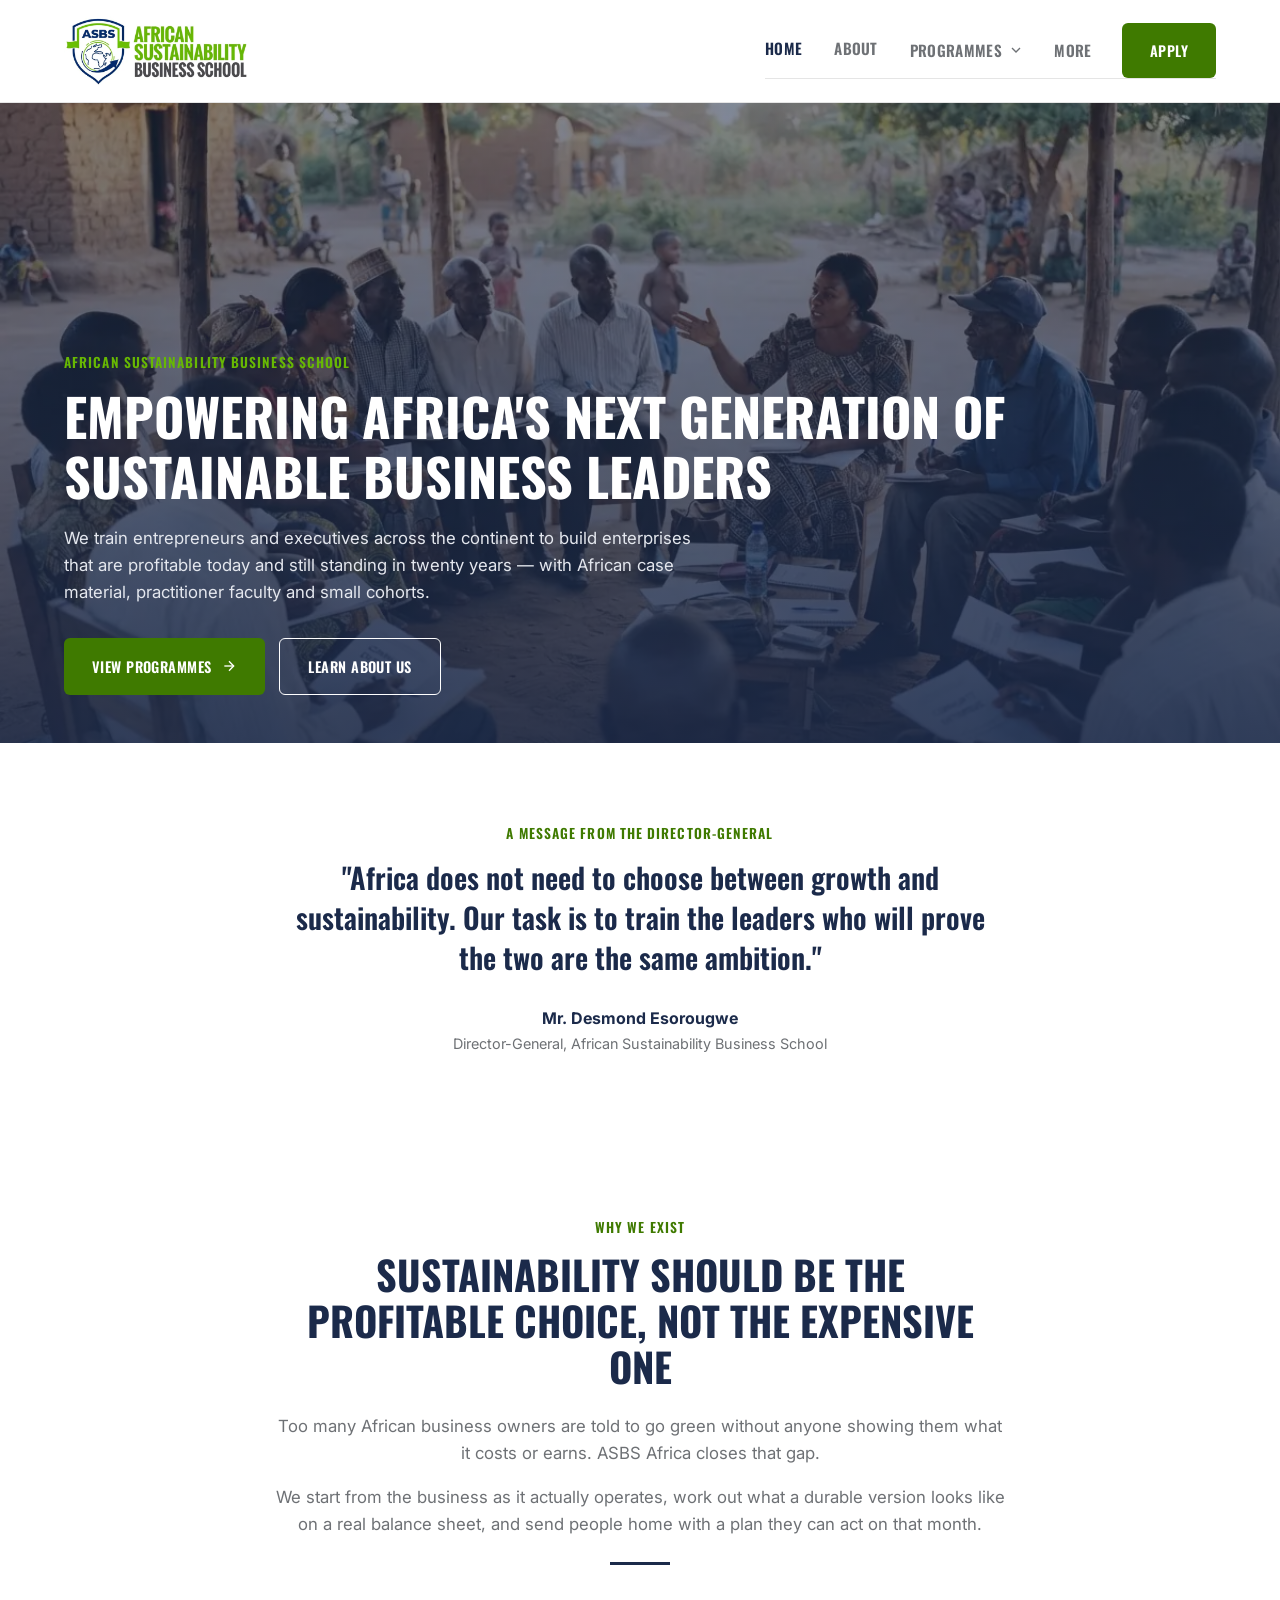
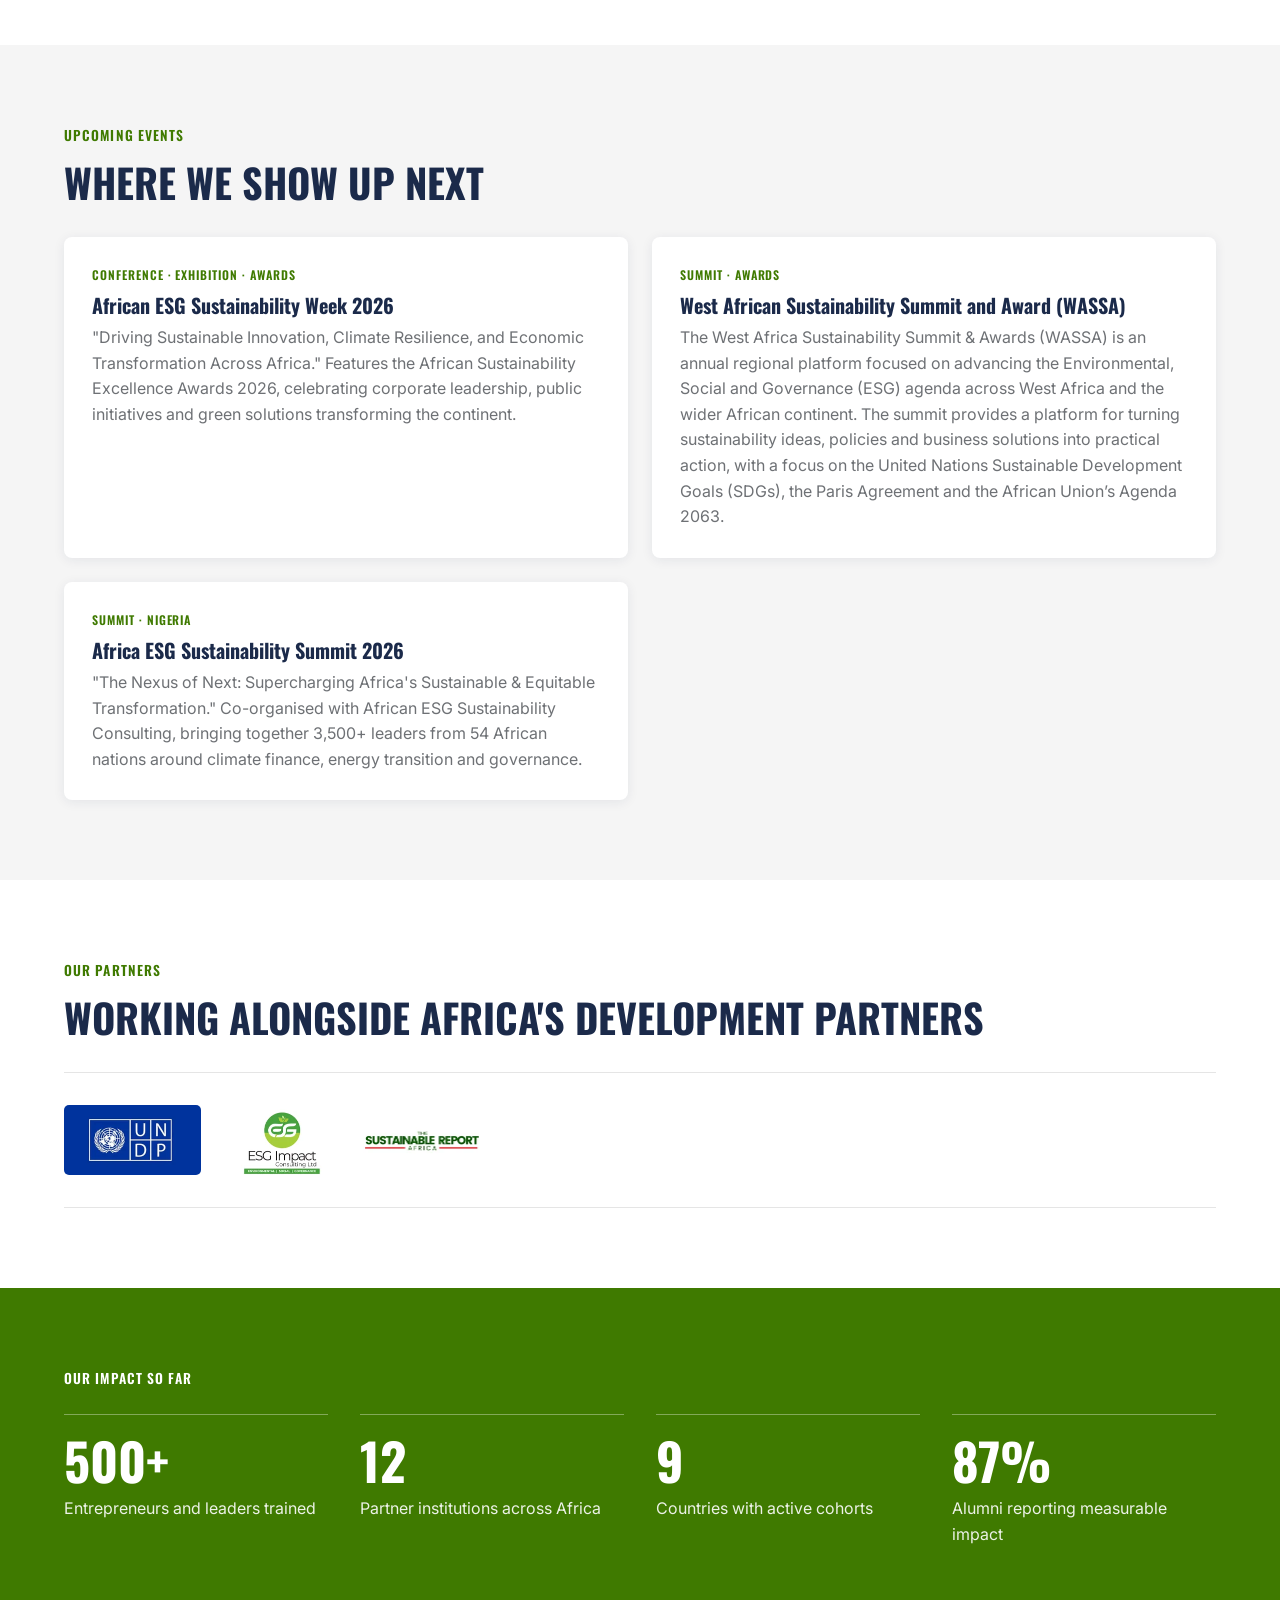
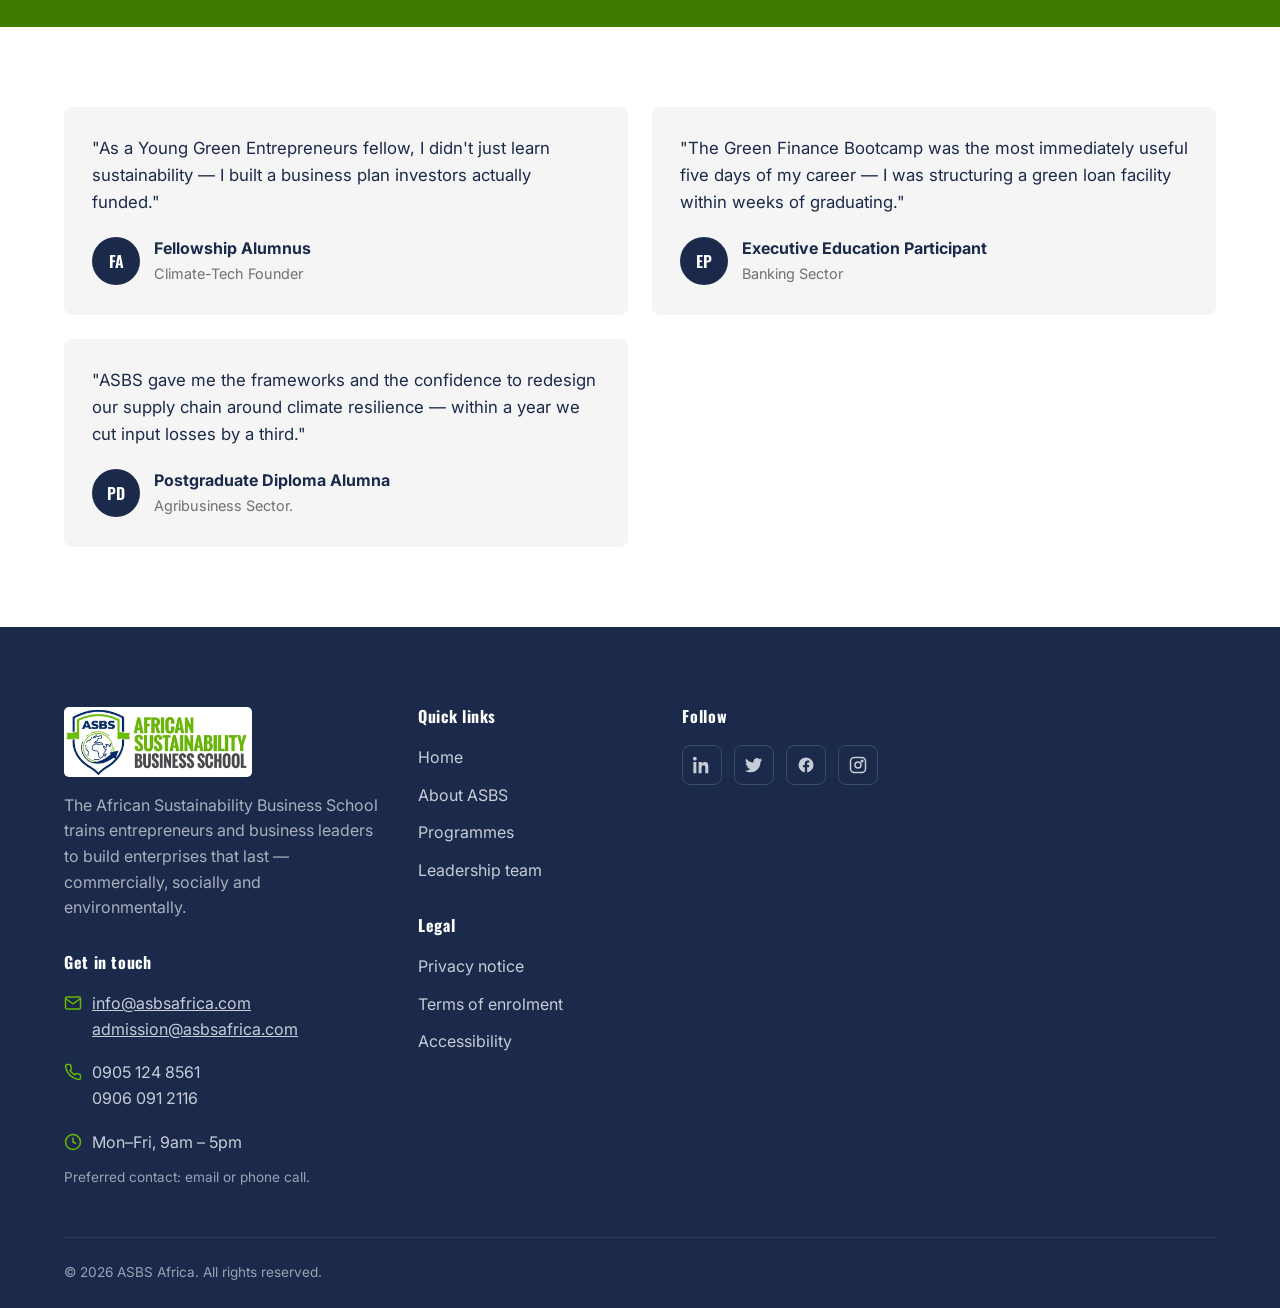
<file: index.html>
<!DOCTYPE html>
<html lang="en">
<head>
  <meta charset="UTF-8">
  <meta name="viewport" content="width=device-width, initial-scale=1.0">
  <title>ASBS Africa — African Sustainability Business School</title>
  <meta name="description" content="ASBS Africa trains entrepreneurs and business leaders across the continent to build enterprises that last — commercially, socially and environmentally.">

  <link rel="stylesheet" href="assets/css/base.css">
  <link rel="stylesheet" href="assets/css/components.css">
  <link rel="stylesheet" href="assets/css/pages/home.css">

  <link rel="canonical" href="https://asbsafrica.com/">
  <link rel="icon" href="/favicon.ico?v=2" sizes="any">
  <link rel="icon" type="image/png" sizes="32x32" href="/assets/images/real/brand/favicon-32x32.png?v=2">
  <link rel="icon" type="image/png" sizes="16x16" href="/assets/images/real/brand/favicon-16x16.png?v=2">
  <link rel="apple-touch-icon" sizes="180x180" href="/assets/images/real/brand/apple-touch-icon.png?v=2">

  <meta property="og:type" content="website">
  <meta property="og:site_name" content="ASBS Africa">
  <meta property="og:title" content="ASBS Africa — African Sustainability Business School">
  <meta property="og:description" content="ASBS Africa trains entrepreneurs and business leaders across the continent to build enterprises that last — commercially, socially and environmentally.">
  <meta property="og:url" content="https://asbsafrica.com/">

  <meta property="og:image" content="https://asbsafrica.com/assets/images/real/brand/brand2.jpg">
  <meta property="og:image:secure_url" content="https://asbsafrica.com/assets/images/real/brand/brand2.jpg">
  <meta property="og:image:width" content="1200">
  <meta property="og:image:height" content="630">
  <meta property="og:image:type" content="image/jpeg">

  <meta name="twitter:card" content="summary_large_image">
  <meta name="twitter:title" content="ASBS Africa — African Sustainability Business School">
  <meta name="twitter:description" content="ASBS Africa trains entrepreneurs and business leaders across the continent to build enterprises that last — commercially, socially and environmentally.">
  <meta name="twitter:image" content="https://asbsafrica.com/assets/images/real/brand/brand2.jpg">

  <link rel="preconnect" href="https://fonts.googleapis.com">
  <link rel="preconnect" href="https://fonts.gstatic.com" crossorigin>
  <link rel="stylesheet" href="https://fonts.googleapis.com/css2?family=Oswald:wght@500;600;700&family=Inter:wght@400;500;600;700&display=swap" media="print" onload="this.media='all'">
  <noscript><link rel="stylesheet" href="https://fonts.googleapis.com/css2?family=Oswald:wght@500;600;700&family=Inter:wght@400;500;600;700&display=swap"></noscript>

  <link rel="preload" as="image" href="assets/images/real/hero/hero-mobile.webp" media="(max-width: 767px)" fetchpriority="high">
  <link rel="preload" as="image" href="assets/images/real/hero/hero-homepage.webp" media="(min-width: 768px)" fetchpriority="high">
  <link rel="preload" href="partials/header.html" as="fetch" crossorigin>
  <link rel="preload" href="partials/footer.html" as="fetch" crossorigin>

  <script type="application/ld+json">
  {
    "@context": "https://schema.org",
    "@type": "EducationalOrganization",
    "name": "African Sustainability Business School",
    "alternateName": "ASBS Africa",
    "url": "https://asbsafrica.com/",
    "logo": "https://asbsafrica.com/assets/images/real/brand/asbs-logo.jpg",
    "email": "info@asbsafrica.com",
    "telephone": ["09051248561", "09060912116"]
  }
  </script>

</head>
<body>

  <!-- Shared header, injected by main.js -->
  <div id="site-header"></div>

  <main id="main">

  <!-- Hero -->
  <section class="hero">
    <div class="hero__inner">
      <span class="eyebrow">African Sustainability Business School</span>
      <h1>Empowering Africa's Next Generation of Sustainable Business Leaders</h1>
      <p>We train entrepreneurs and executives across the continent to build enterprises that are profitable today and still standing in twenty years — with African case material, practitioner faculty and small cohorts.</p>
      <div class="hero__actions">
        <a href="programmes.html" class="btn btn-primary">
          View Programmes
          <svg width="16" height="16" viewBox="0 0 24 24" fill="none" stroke="currentColor" stroke-width="2"><line x1="5" y1="12" x2="19" y2="12"/><polyline points="12 5 19 12 12 19"/></svg>
        </a>
        <a href="about.html" class="btn btn-secondary">Learn About Us</a>
      </div>
    </div>
  </section>

<!-- Director-General's Message -->
  <section class="section dg-message">
    <div class="container dg-message__inner">
      <span class="eyebrow">A Message from the Director-General</span>
      <blockquote class="dg-message__quote">
        "Africa does not need to choose between growth and sustainability. Our task is to train the leaders who will prove the two are the same ambition."
      </blockquote>
      <div class="dg-message__author">
        <strong>Mr. Desmond Esorougwe</strong>
        <span>Director-General, African Sustainability Business School</span>
      </div>
    </div>
  </section>

  <!-- Why We Exist -->
  <section class="section why-exist">
    <div class="container why-exist__inner">
      <span class="eyebrow">Why We Exist</span>
      <h2>Sustainability Should Be the Profitable Choice, Not the Expensive One</h2>
      <p>Too many African business owners are told to go green without anyone showing them what it costs or earns. ASBS Africa closes that gap.</p>
      <p>We start from the business as it actually operates, work out what a durable version looks like on a real balance sheet, and send people home with a plan they can act on that month.</p>
      <hr>
    </div>
  </section>

  <!-- Our Programmes 
  <section class="section bg-offwhite">
    <div class="container">
      <div class="programmes-section__header">
        <div>
          <span class="eyebrow">Our Programmes</span>
          <h2>Four Routes In, One Way of Thinking</h2>
        </div>
        <a href="programmes.html" class="all-programmes-link">
          All Programmes
          <svg width="16" height="16" viewBox="0 0 24 24" fill="none" stroke="currentColor" stroke-width="2"><line x1="5" y1="12" x2="19" y2="12"/><polyline points="12 5 19 12 12 19"/></svg>
        </a>
      </div>

      <div class="programme-grid" id="programmeHighlights">
         Rendered by assets/js/pages/home.js from data/programmes.json 
      </div>
    </div>
  </section> -->

  <!-- Cohorts / Admissions banner
  <section class="section">
    <div class="container">
      <div class="cohorts-banner">
        <div>
          <h2>Next Cohorts Open in February and June</h2>
          <p>Scholarships are available for early-stage founders and cooperative leaders. Talk to admissions before you apply.</p>
          <a href="mailto:admission@asbsafrica.com" class="btn btn-dark">
    
            Contact Admissions
            <svg width="16" height="16" viewBox="0 0 24 24" fill="none" stroke="currentColor" stroke-width="2"><line x1="5" y1="12" x2="19" y2="12"/><polyline points="12 5 19 12 12 19"/></svg>
          </a>
        </div>
      </div>
    </div>
  </section> -->

<!-- Events -->
  <section id="events" class="section bg-offwhite">
    <div class="container">
      <span class="eyebrow">Upcoming Events</span>
      <h2>Where We Show Up Next</h2>
      <div class="events-grid">
        <div class="event-card">
          <span class="event-card__tag">Conference · Exhibition · Awards</span>
          <h3>African ESG Sustainability Week 2026</h3>
        <!--  <p class="event-card__meta">2026 · Dates to be confirmed</p> -->
          <p>"Driving Sustainable Innovation, Climate Resilience, and Economic Transformation Across Africa." Features the African Sustainability Excellence Awards 2026, celebrating corporate leadership, public initiatives and green solutions transforming the continent.</p>
        </div>

   <div class="event-card">
          <span class="event-card__tag">Summit · Awards</span>
          <h3>West African Sustainability Summit and Award (WASSA)</h3>
        <!--  <p class="event-card__meta">2026 · Dates to be confirmed</p> -->
          <p>The West Africa Sustainability Summit &amp; Awards (WASSA) is an annual regional platform focused on advancing the Environmental, Social and Governance (ESG) agenda across West Africa and the wider African continent. The summit provides a platform for turning sustainability ideas, policies and business solutions into practical action, with a focus on the United Nations Sustainable Development Goals (SDGs), the Paris Agreement and the African Union’s Agenda 2063.</p>
        </div>

        <div class="event-card">
          <span class="event-card__tag">Summit · Nigeria</span>
          <h3>Africa ESG Sustainability Summit 2026</h3>
       <!--   <p class="event-card__meta">14–16 October 2026 · Kigali Convention Centre</p> -->
          <p>"The Nexus of Next: Supercharging Africa's Sustainable & Equitable Transformation." Co-organised with African ESG Sustainability Consulting, bringing together 3,500+ leaders from 54 African nations around climate finance, energy transition and governance.</p>
        </div>
      </div>
    </div>
  </section>

  <!-- Partners -->
<section id="partners" class="section">
  <div class="container">
    <span class="eyebrow">Our Partners</span>
    <h2>Working Alongside Africa's Development Partners</h2>
    <div class="partners-strip">
      <a class="partners-strip__logo" href="https://www.undp.org/" target="_blank" rel="noopener noreferrer" aria-label="United Nations Development Programme (UNDP)">
        <img src="assets/images/real/partners/undp-logo.webp" alt="United Nations Development Programme (UNDP)" width="588" height="300" loading="lazy" decoding="async">
      </a>

      <a class="partners-strip__logo" href="https://www.esg-impact.ng" target="_blank" rel="noopener noreferrer" aria-label="ESG Impact">
        <img src="assets/images/real/partners/esg.webp" alt="ESG Impact" width="720" height="619" loading="lazy" decoding="async">
      </a>

      <a class="partners-strip__logo" href="PASTE_SUSTAINABLE_REPORT_AFRICA_URL_HERE" target="_blank" rel="noopener noreferrer" aria-label="The Sustainable Report Africa">
        <img src="assets/images/real/partners/sustainable.webp" alt="The Sustainable Report Africa" width="708" height="425" loading="lazy" decoding="async">
      </a>

      <!-- Add more partner logos here as they're confirmed -->
    </div>
  </div>
</section>

  <!-- Impact stats -->
  <section class="section bg-sage">
    <div class="container">
      <span class="eyebrow">Our Impact So Far</span>
      <div class="stats-grid" style="margin-top:24px;">
        <div class="stat">
          <div class="stat__number">500+</div>
          <p>Entrepreneurs and leaders trained</p>
        </div>
        <div class="stat">
          <div class="stat__number">12</div>
          <p>Partner institutions across Africa</p>
        </div>
        <div class="stat">
          <div class="stat__number">9</div>
          <p>Countries with active cohorts</p>
        </div>
        <div class="stat">
          <div class="stat__number">87%</div>
          <p>Alumni reporting measurable impact</p>
        </div>
      </div>
    </div>
  </section>

  <!-- Testimonials -->
  <section class="section">
    <div class="container">
      <div class="testimonial-grid">
        <div class="testimonial">
          <p class="quote">"As a Young Green Entrepreneurs fellow, I didn't just learn sustainability —
I built a business plan investors actually funded."
</p>
          <div class="testimonial__author">
            <div class="testimonial__avatar">FA</div>
            <div>
              <strong>Fellowship Alumnus</strong>
              <span>Climate-Tech Founder</span>
            </div>
          </div>
        </div>
        <div class="testimonial">
          <p class="quote">"The Green Finance Bootcamp was the most immediately useful five days of
my career — I was structuring a green loan facility within weeks of
graduating."
</p>
          <div class="testimonial__author">
            <div class="testimonial__avatar">EP</div>
            <div>
              <strong>Executive Education Participant</strong>
              <span>Banking Sector</span>
            </div>
          </div>
        </div>
        <div class="testimonial">
          <p class="quote">"ASBS gave me the frameworks and the confidence to redesign our supply
chain around climate resilience — within a year we cut input losses by a
third."
 </p>
          <div class="testimonial__author">
            <div class="testimonial__avatar">PD</div>
            <div>
              <strong>Postgraduate Diploma Alumna</strong>
              <span>Agribusiness Sector.</span>
            </div>
          </div>
        </div>
      </div>
    </div>
  </section>

  </main>

  <!-- Shared footer, injected by main.js -->
  <div id="site-footer"></div>

  <script src="assets/js/main.js" defer></script>
  <script src="assets/js/pages/home.js" defer></script>
</body>
</html>
</file>
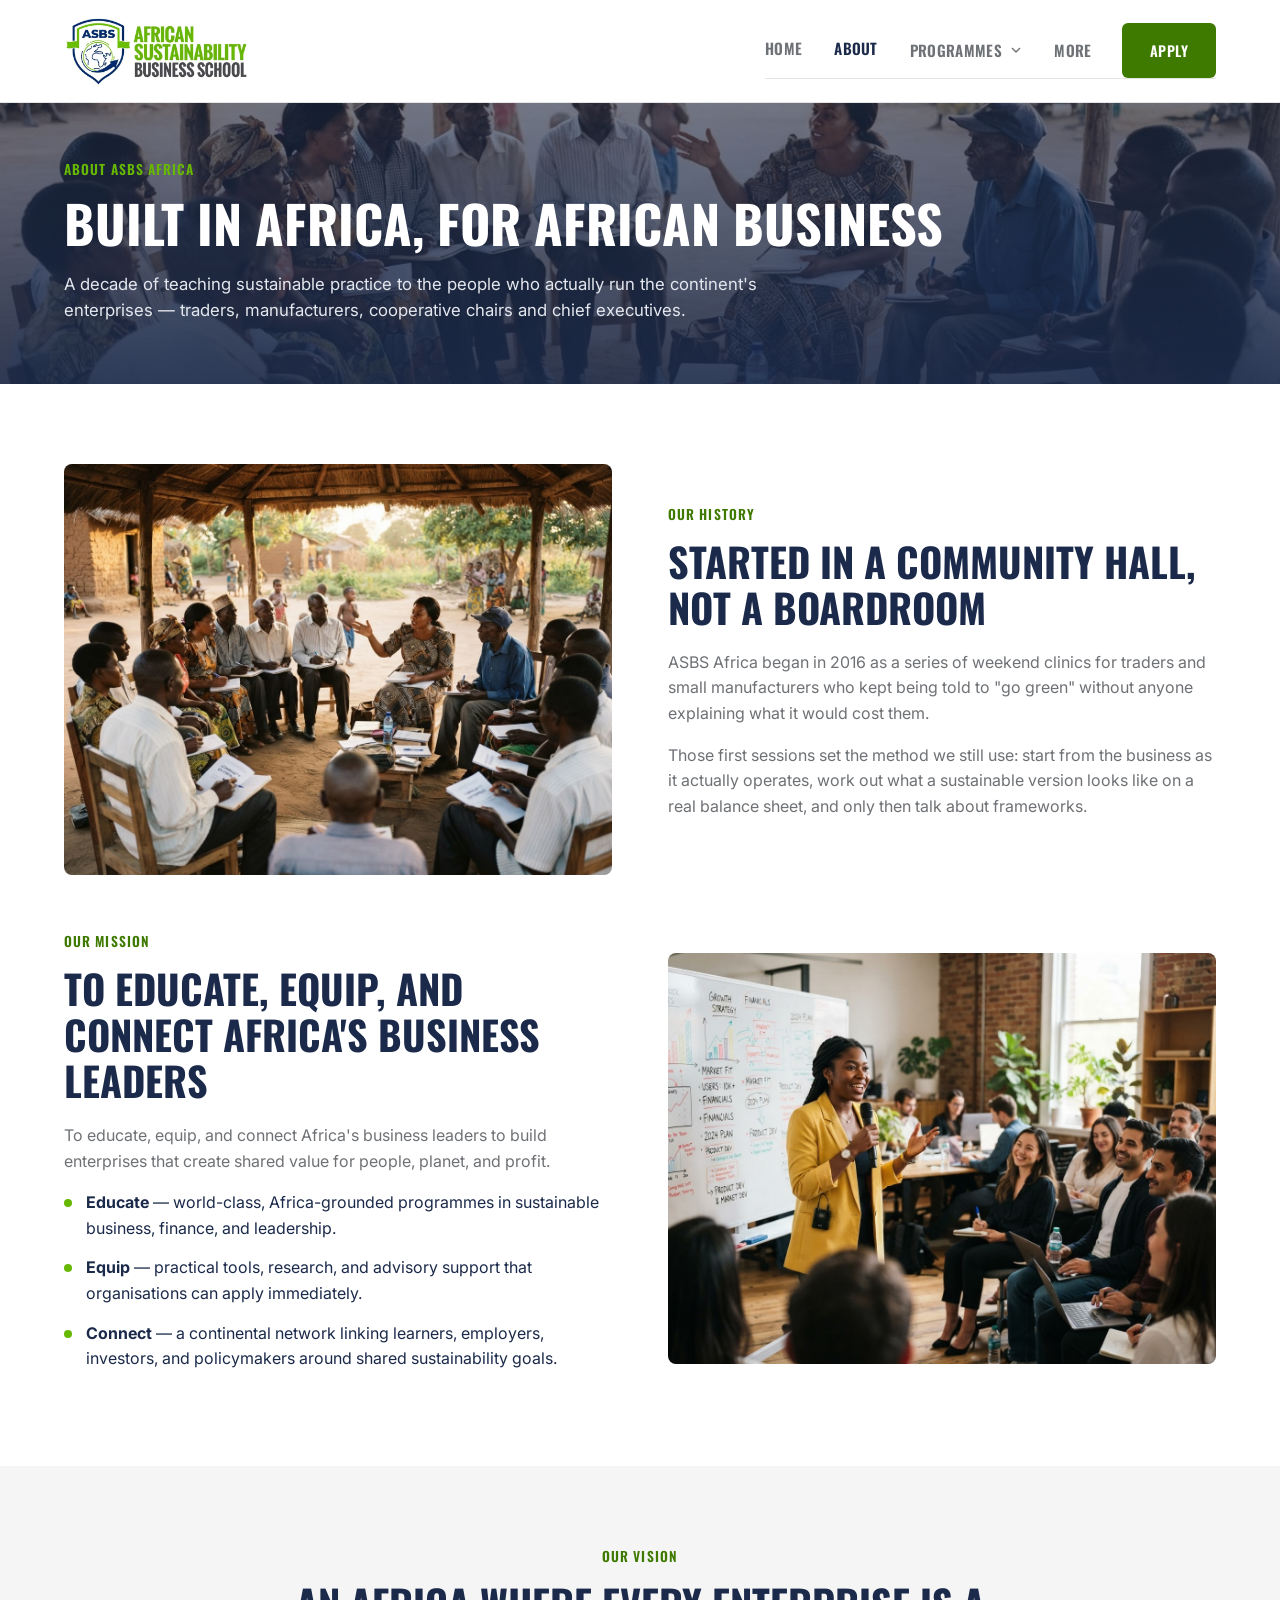
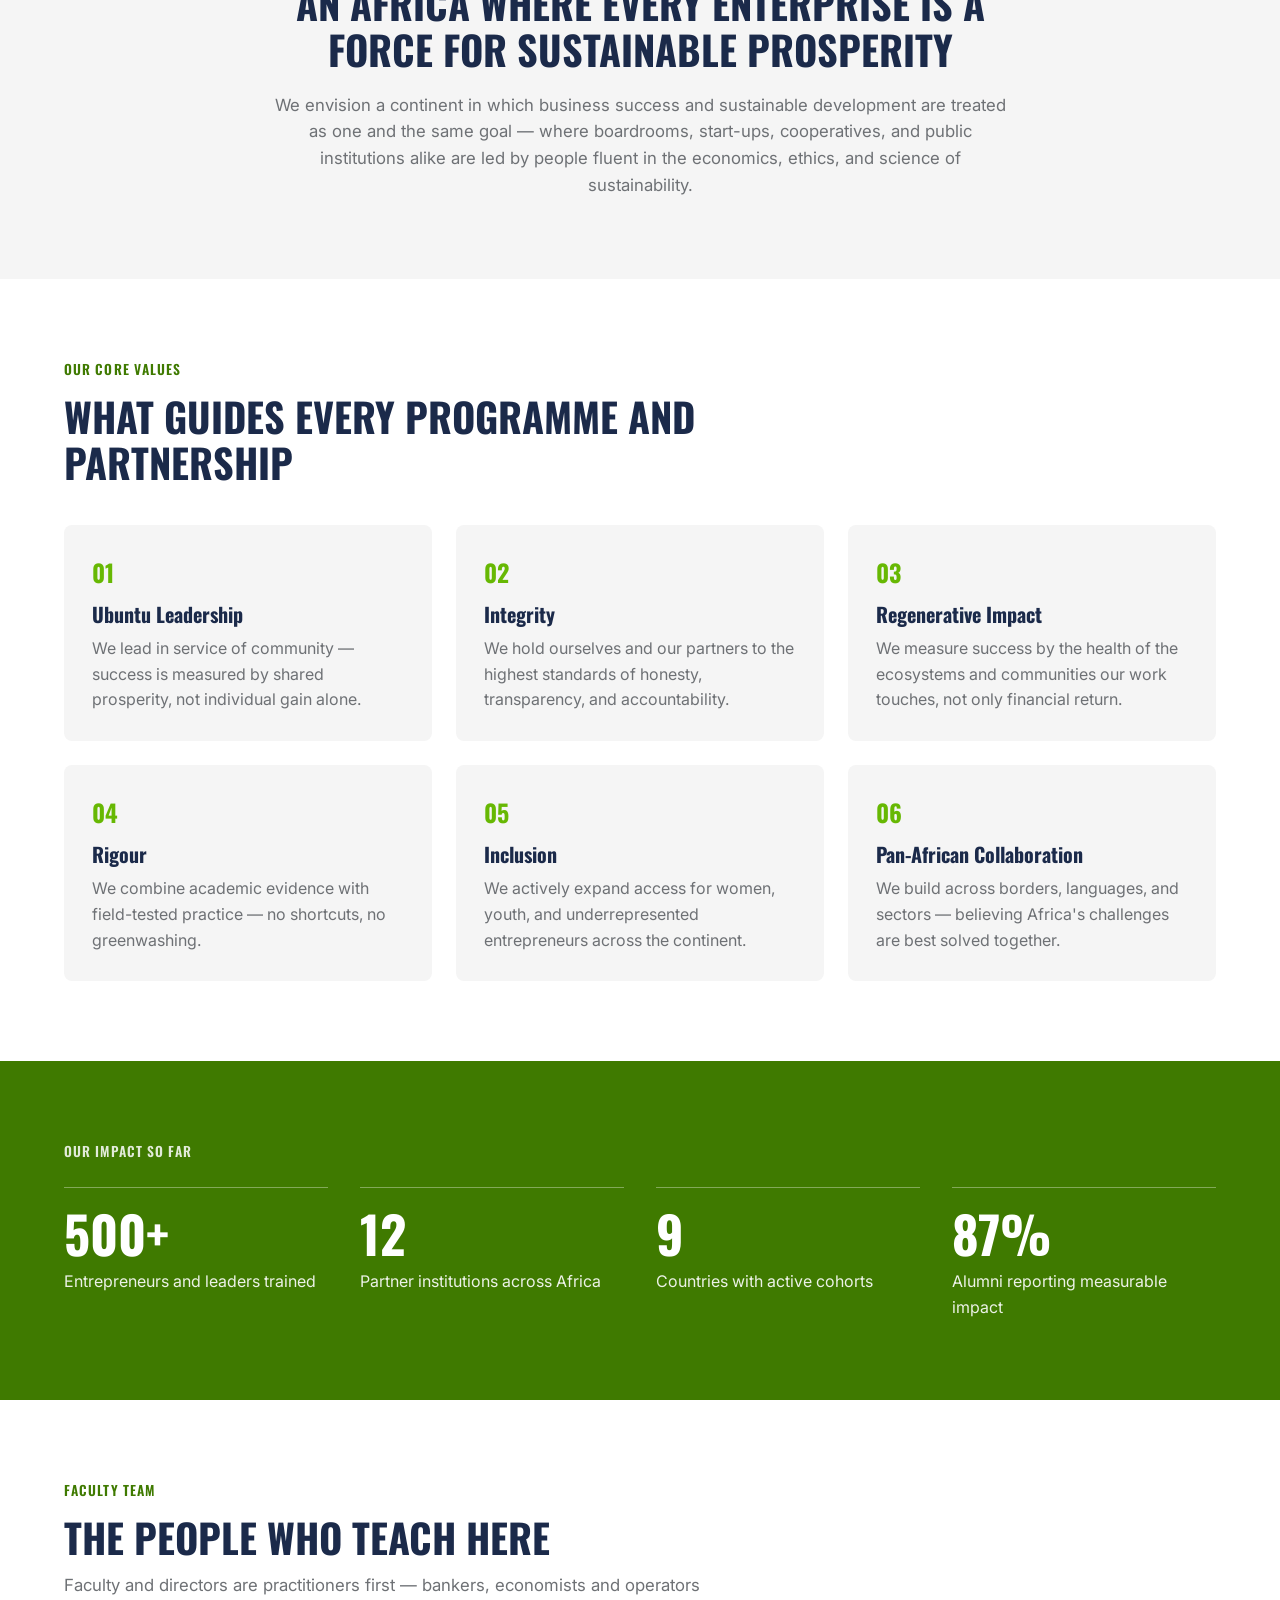
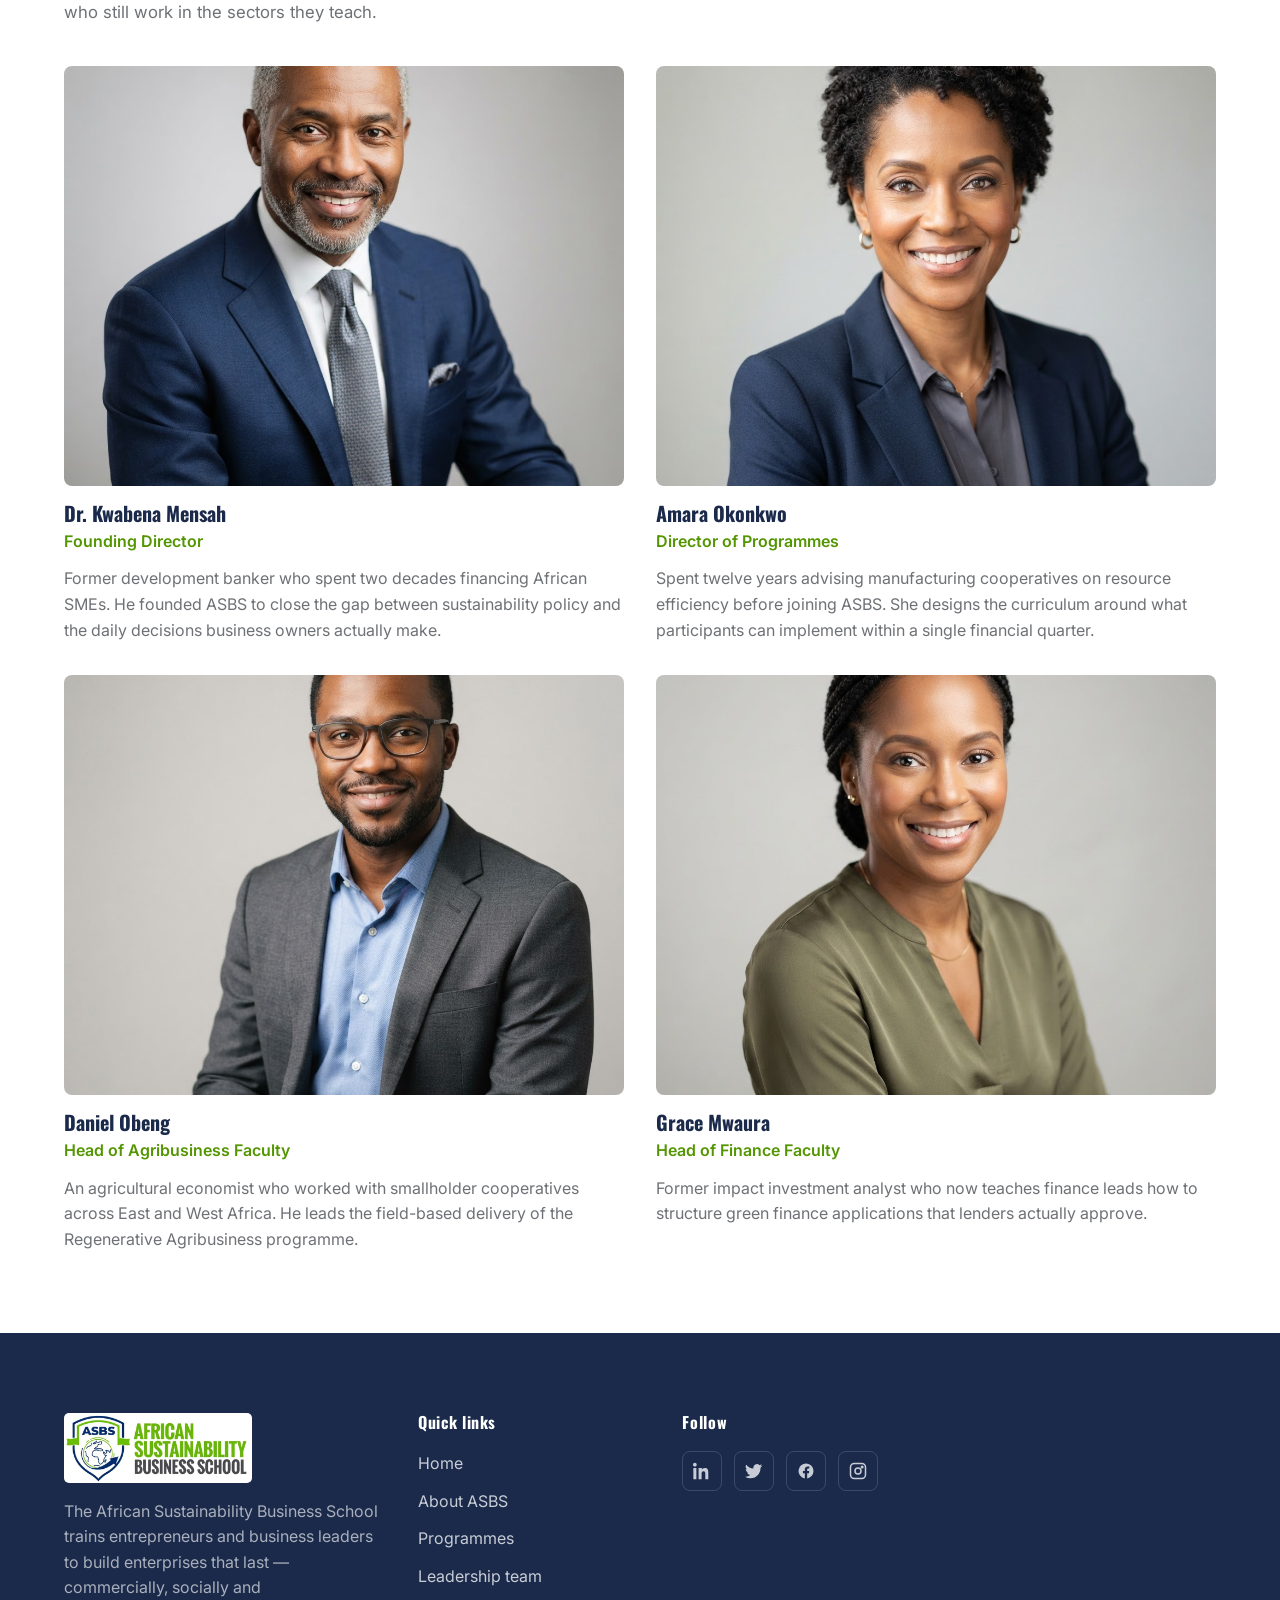
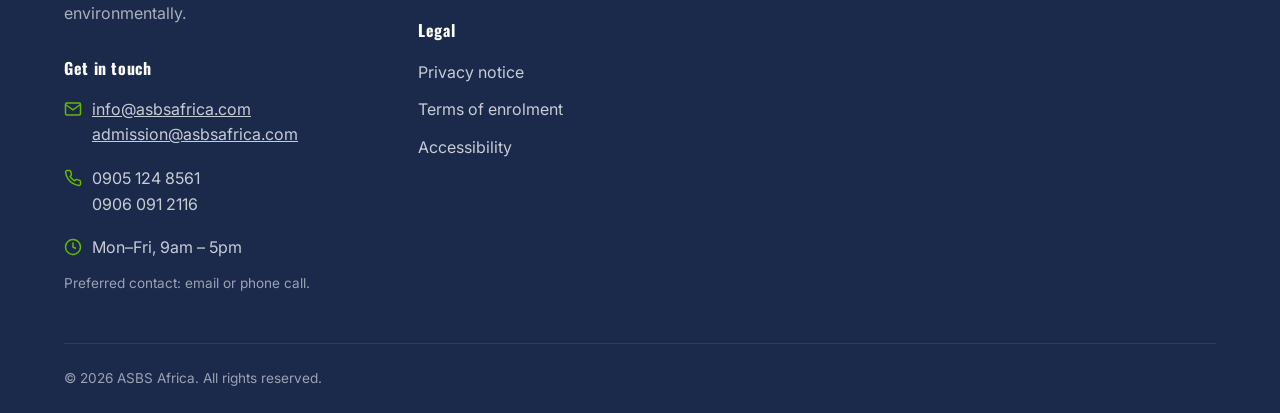
<file: about.html>
<!DOCTYPE html>
<html lang="en">
<head>
  <meta charset="UTF-8">
  <meta name="viewport" content="width=device-width, initial-scale=1.0">
  <title>About ASBS Africa</title>
  <meta name="description" content="A decade of teaching sustainable practice to the people who actually run Africa's enterprises. Our history, mission and leadership team.">

  <link rel="stylesheet" href="assets/css/base.css">
  <link rel="stylesheet" href="assets/css/components.css">
  <link rel="stylesheet" href="assets/css/pages/about.css">

<link rel="canonical" href="https://asbsafrica.com/about.html">
  <link rel="icon" href="/favicon.ico?v=2" sizes="any">
  <link rel="icon" type="image/png" sizes="32x32" href="/assets/images/real/brand/favicon-32x32.png?v=2">
  <link rel="icon" type="image/png" sizes="16x16" href="/assets/images/real/brand/favicon-16x16.png?v=2">
  <link rel="apple-touch-icon" sizes="180x180" href="/assets/images/real/brand/apple-touch-icon.png?v=2">

  <meta property="og:type" content="website">
  <meta property="og:site_name" content="ASBS Africa">
  <meta property="og:title" content="About ASBS Africa">
  <meta property="og:description" content="A decade of teaching sustainable practice to the people who actually run Africa's enterprises. Our history, mission and leadership team.">
  <meta property="og:url" content="https://asbsafrica.com/about.html">

  <meta property="og:image" content="https://asbs-africa.vercel.app/assets/images/real/brand/og-image.jpg">
  <meta property="og:image:secure_url" content="https://asbs-africa.vercel.app/assets/images/real/brand/og-image.jpg">
  <meta property="og:image:width" content="1200">
  <meta property="og:image:height" content="630">
  <meta property="og:image:type" content="image/jpeg">

  <meta property="og:image" content="https://asbsafrica.com/assets/images/real/brand/og-image.jpg">
  <meta property="og:image:secure_url" content="https://asbsafrica.com/assets/images/real/brand/og-image.jpg">
  <meta property="og:image:width" content="1200">
  <meta property="og:image:height" content="630">
  <meta property="og:image:type" content="image/jpeg">

  <meta name="twitter:card" content="summary_large_image">
  <meta name="twitter:title" content="About ASBS Africa">
  <meta name="twitter:description" content="A decade of teaching sustainable practice to the people who actually run Africa's enterprises. Our history, mission and leadership team.">
  <!-- MANUAL SWAP NEEDED when .com goes live -->
  <meta name="twitter:image" content="https://asbs-africa.vercel.app/assets/images/real/brand/og-image.jpg">

  <link rel="preconnect" href="https://fonts.googleapis.com">
  <link rel="preconnect" href="https://fonts.gstatic.com" crossorigin>
  <link rel="stylesheet" href="https://fonts.googleapis.com/css2?family=Oswald:wght@500;600;700&family=Inter:wght@400;500;600;700&display=swap">

  <link rel="preload" as="image" href="assets/images/real/hero/hero-homepage.jpg">
  <link rel="preload" href="partials/header.html" as="fetch" crossorigin>
  <link rel="preload" href="partials/footer.html" as="fetch" crossorigin>

</head>
<body>

  <div id="site-header"></div>

  <!-- Hero -->
  <section class="about-hero">
    <div class="container">
      <span class="eyebrow" style="color:var(--color-sage);">About ASBS Africa</span>
      <h1>Built in Africa, for African Business</h1>
      <p>A decade of teaching sustainable practice to the people who actually run the continent's enterprises — traders, manufacturers, cooperative chairs and chief executives.</p>
    </div>
  </section>

  <!-- History + Mission (alternating) -->
  <section class="section">
  <div class="container">

    <div class="about-block">
      <img class="about-block__image" src="assets/images/real/hero/hero-homepage.jpg" alt="ASBS Africa's first community sessions" loading="lazy" decoding="async">
      <div>
        <span class="eyebrow">Our History</span>
        <h2>Started in a Community Hall, Not a Boardroom</h2>
        <p>ASBS Africa began in 2016 as a series of weekend clinics for traders and small manufacturers who kept being told to "go green" without anyone explaining what it would cost them.</p>
        <p>Those first sessions set the method we still use: start from the business as it actually operates, work out what a sustainable version looks like on a real balance sheet, and only then talk about frameworks.</p>
      </div>
    </div>

   <div class="about-block about-block--reverse">
     <img class="about-block__image" src="assets/images/real/about/mission-workshop.jpg" alt="ASBS Africa workshop session" loading="lazy" decoding="async">

      <div>
        <span class="eyebrow">Our Mission</span>
        <h2>To Educate, Equip, and Connect Africa's Business Leaders</h2>
        <p>To educate, equip, and connect Africa's business leaders to build enterprises that create shared value for people, planet, and profit.</p>
        <ul class="mission-commitments">
          <li><strong>Educate</strong> — world-class, Africa-grounded programmes in sustainable business, finance, and leadership.</li>
          <li><strong>Equip</strong> — practical tools, research, and advisory support that organisations can apply immediately.</li>
          <li><strong>Connect</strong> — a continental network linking learners, employers, investors, and policymakers around shared sustainability goals.</li>
        </ul>
      </div>
    </div>

  </div>
</section>

<!-- Vision -->
  <section class="section bg-offwhite">
    <div class="container vision__inner">
      <span class="eyebrow">Our Vision</span>
      <h2>An Africa Where Every Enterprise Is a Force for Sustainable Prosperity</h2>
      <p>We envision a continent in which business success and sustainable development are treated as one and the same goal — where boardrooms, start-ups, cooperatives, and public institutions alike are led by people fluent in the economics, ethics, and science of sustainability.</p>
    </div>
  </section>

  <!-- Core Values -->
  <section class="section" id="values">
    <div class="container">
      <div class="leadership-intro">
        <span class="eyebrow">Our Core Values</span>
        <h2>What Guides Every Programme and Partnership</h2>
      </div>

      <div class="values-grid">
        <div class="value-card">
          <span class="value-card__number">01</span>
          <h3>Ubuntu Leadership</h3>
          <p>We lead in service of community — success is measured by shared prosperity, not individual gain alone.</p>
        </div>
        <div class="value-card">
          <span class="value-card__number">02</span>
          <h3>Integrity</h3>
          <p>We hold ourselves and our partners to the highest standards of honesty, transparency, and accountability.</p>
        </div>
        <div class="value-card">
          <span class="value-card__number">03</span>
          <h3>Regenerative Impact</h3>
          <p>We measure success by the health of the ecosystems and communities our work touches, not only financial return.</p>
        </div>
        <div class="value-card">
          <span class="value-card__number">04</span>
          <h3>Rigour</h3>
          <p>We combine academic evidence with field-tested practice — no shortcuts, no greenwashing.</p>
        </div>
        <div class="value-card">
          <span class="value-card__number">05</span>
          <h3>Inclusion</h3>
          <p>We actively expand access for women, youth, and underrepresented entrepreneurs across the continent.</p>
        </div>
        <div class="value-card">
          <span class="value-card__number">06</span>
          <h3>Pan-African Collaboration</h3>
          <p>We build across borders, languages, and sectors — believing Africa's challenges are best solved together.</p>
        </div>
      </div>
    </div>
  </section>

  <!-- Impact stats (same content as homepage) -->
  <section class="section bg-sage">
    <div class="container">
      <span class="eyebrow" style="color:rgba(255,255,255,0.85);">Our Impact So Far</span>
      <div class="stats-grid" style="margin-top:24px;">
        <div class="stat">
          <div class="stat__number">500+</div>
          <p>Entrepreneurs and leaders trained</p>
        </div>
        <div class="stat">
          <div class="stat__number">12</div>
          <p>Partner institutions across Africa</p>
        </div>
        <div class="stat">
          <div class="stat__number">9</div>
          <p>Countries with active cohorts</p>
        </div>
        <div class="stat">
          <div class="stat__number">87%</div>
          <p>Alumni reporting measurable impact</p>
        </div>
      </div>
    </div>
  </section>

 
  <section class="section" id="faculty-team">
    <div class="container">
      <div class="leadership-intro">
        <span class="eyebrow">Faculty Team</span>
        <h2>The People Who Teach Here</h2>
        <p>Faculty and directors are practitioners first — bankers, economists and operators who still work in the sectors they teach.</p>
      </div>

      <div class="team-grid" id="teamGrid">

        Comment. Rendered by assets/js/pages/about.js from data/team.json .Comment.

      </div>
    </div>
  </section>

  <div id="site-footer"></div>

  <script src="assets/js/main.js"></script>
  <script src="assets/js/pages/about.js"></script>
</body>
</html>
</file>
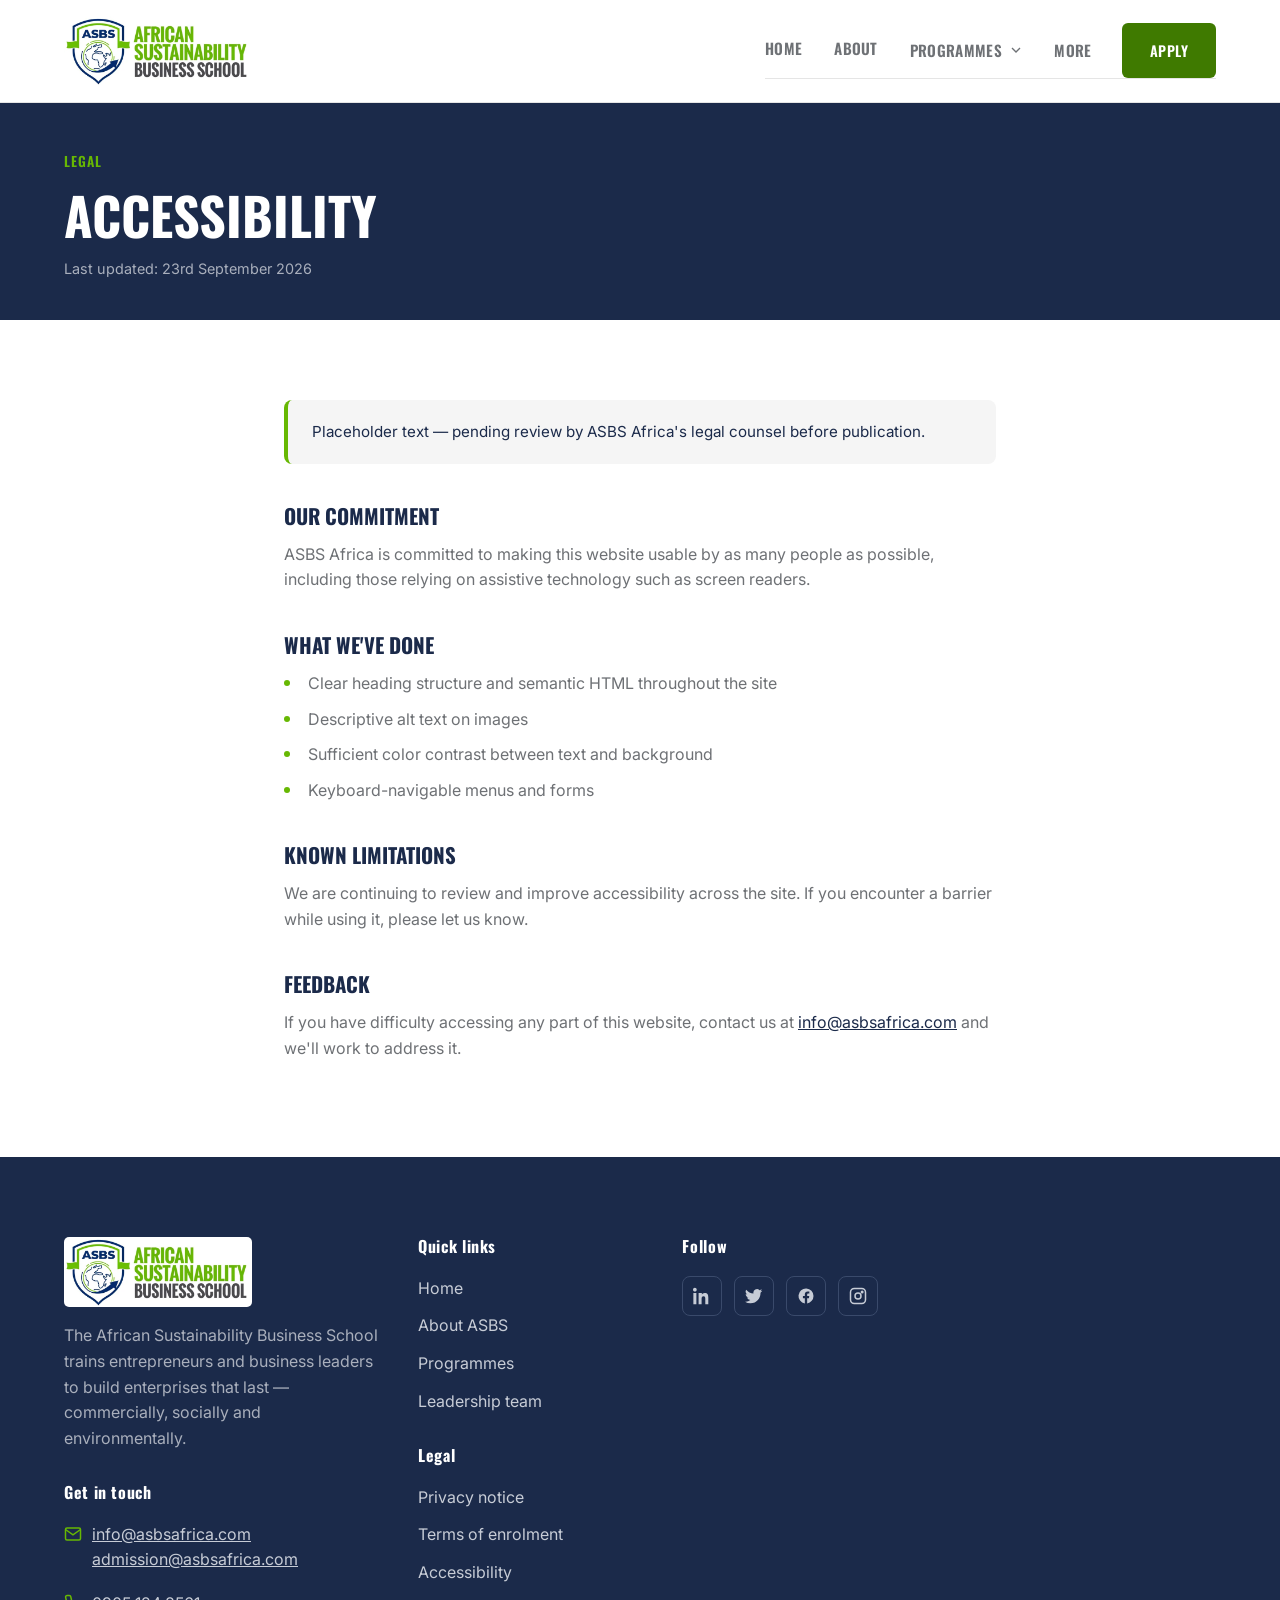
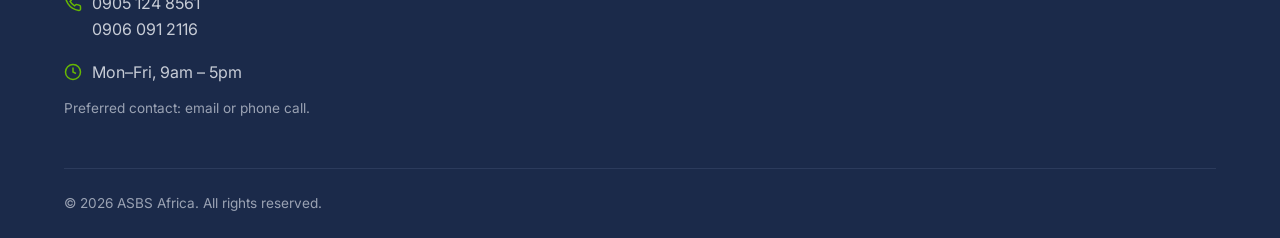
<file: accessibility.html>
<!DOCTYPE html>
<html lang="en">
<head>
  <meta charset="UTF-8">
  <meta name="viewport" content="width=device-width, initial-scale=1.0">
  <title>Accessibility — ASBS Africa</title>
  <meta name="description" content="ASBS Africa's commitment to an accessible website.">

  <link rel="stylesheet" href="assets/css/base.css">
  <link rel="stylesheet" href="assets/css/components.css">
  <link rel="stylesheet" href="assets/css/pages/legal.css">

<link rel="canonical" href="https://asbsafrica.com/accessibility.html">
  <link rel="icon" href="/favicon.ico?v=2" sizes="any">
  <link rel="icon" type="image/png" sizes="32x32" href="/assets/images/real/brand/favicon-32x32.png?v=2">
  <link rel="icon" type="image/png" sizes="16x16" href="/assets/images/real/brand/favicon-16x16.png?v=2">
  <link rel="apple-touch-icon" sizes="180x180" href="/assets/images/real/brand/apple-touch-icon.png?v=2">

  <meta property="og:type" content="website">
  <meta property="og:site_name" content="ASBS Africa">
  <meta property="og:title" content="Accessibility — ASBS Africa">
  <meta property="og:description" content="ASBS Africa's commitment to an accessible website.">
  <meta property="og:url" content="https://asbsafrica.com/accessibility.html">

  <meta property="og:image" content="https://asbs-africa.vercel.app/assets/images/real/brand/og-image.jpg">
  <meta property="og:image:secure_url" content="https://asbs-africa.vercel.app/assets/images/real/brand/og-image.jpg">
  <meta property="og:image:width" content="1200">
  <meta property="og:image:height" content="630">
  <meta property="og:image:type" content="image/jpeg">

  <meta property="og:image" content="https://asbsafrica.com/assets/images/real/brand/og-image.jpg">
  <meta property="og:image:secure_url" content="https://asbsafrica.com/assets/images/real/brand/og-image.jpg">
  <meta property="og:image:width" content="1200">
  <meta property="og:image:height" content="630">
  <meta property="og:image:type" content="image/jpeg">

  <meta name="twitter:card" content="summary_large_image">
  <meta name="twitter:title" content="Accessibility — ASBS Africa">
  <meta name="twitter:description" content="ASBS Africa's commitment to an accessible website.">
  <!-- MANUAL SWAP NEEDED when .com goes live -->
  <meta name="twitter:image" content="https://asbs-africa.vercel.app/assets/images/real/brand/og-image.jpg">

  <link rel="preconnect" href="https://fonts.googleapis.com">
  <link rel="preconnect" href="https://fonts.gstatic.com" crossorigin>
  <link rel="stylesheet" href="https://fonts.googleapis.com/css2?family=Oswald:wght@500;600;700&family=Inter:wght@400;500;600;700&display=swap">

  <link rel="preload" href="partials/header.html" as="fetch" crossorigin>
  <link rel="preload" href="partials/footer.html" as="fetch" crossorigin>
</head>
<body>

  <div id="site-header"></div>

  <section class="legal-hero">
    <div class="container">
      <span class="eyebrow" style="color:var(--color-sage);">Legal</span>
      <h1>Accessibility</h1>
      <p class="legal-hero__updated">Last updated: 23rd September 2026</p>
    </div>
  </section>

  <section class="section">
    <div class="container legal-content">

      <div class="legal-notice">
        <p>Placeholder text — pending review by ASBS Africa's legal counsel before publication.</p>
      </div>

      <h2>Our commitment</h2>
      <p>ASBS Africa is committed to making this website usable by as many people as possible, including those relying on assistive technology such as screen readers.</p>

      <h2>What we've done</h2>
      <ul>
        <li>Clear heading structure and semantic HTML throughout the site</li>
        <li>Descriptive alt text on images</li>
        <li>Sufficient color contrast between text and background</li>
        <li>Keyboard-navigable menus and forms</li>
      </ul>

      <h2>Known limitations</h2>
      <p>We are continuing to review and improve accessibility across the site. If you encounter a barrier while using it, please let us know.</p>

      <h2>Feedback</h2>
      <p>If you have difficulty accessing any part of this website, contact us at <a href="mailto:info@asbsafrica.com">info@asbsafrica.com</a> and we'll work to address it.</p>

    </div>
  </section>

  <div id="site-footer"></div>
  <script src="assets/js/main.js"></script>
</body>
</html>
</file>
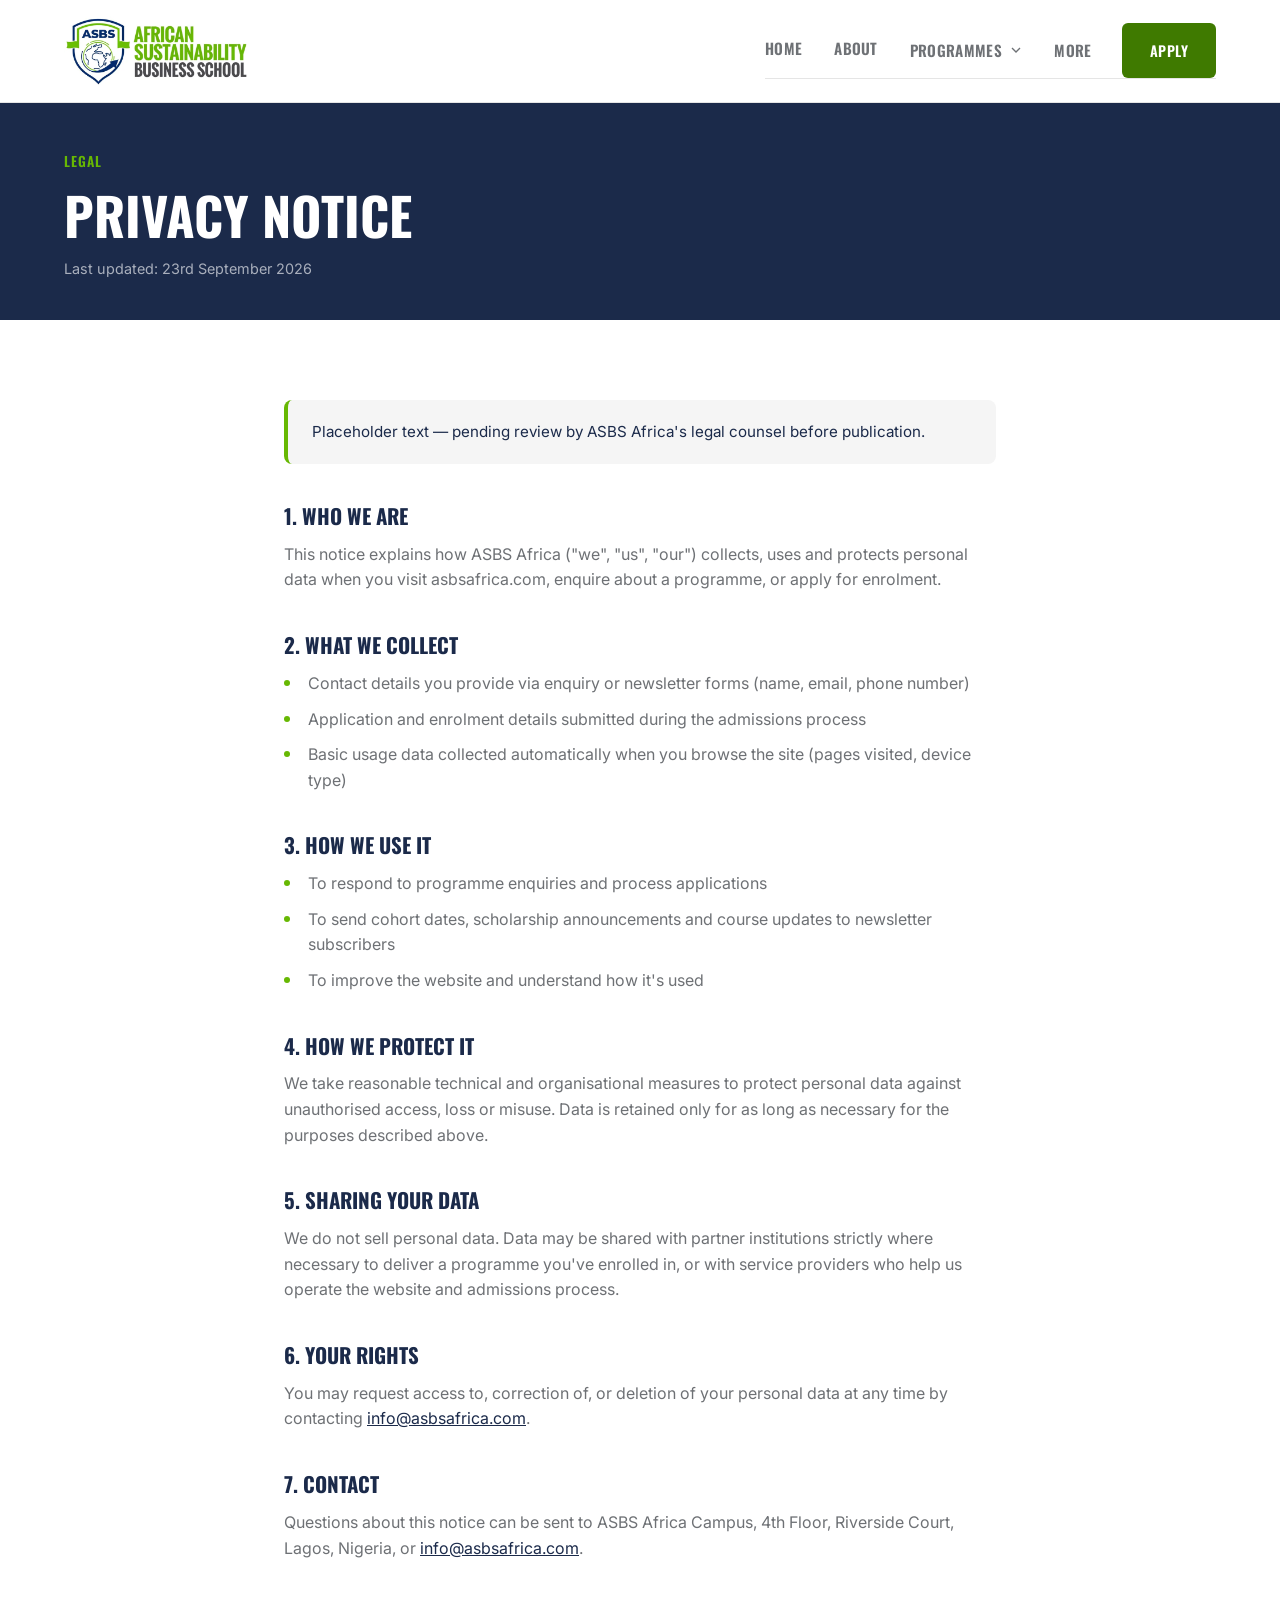
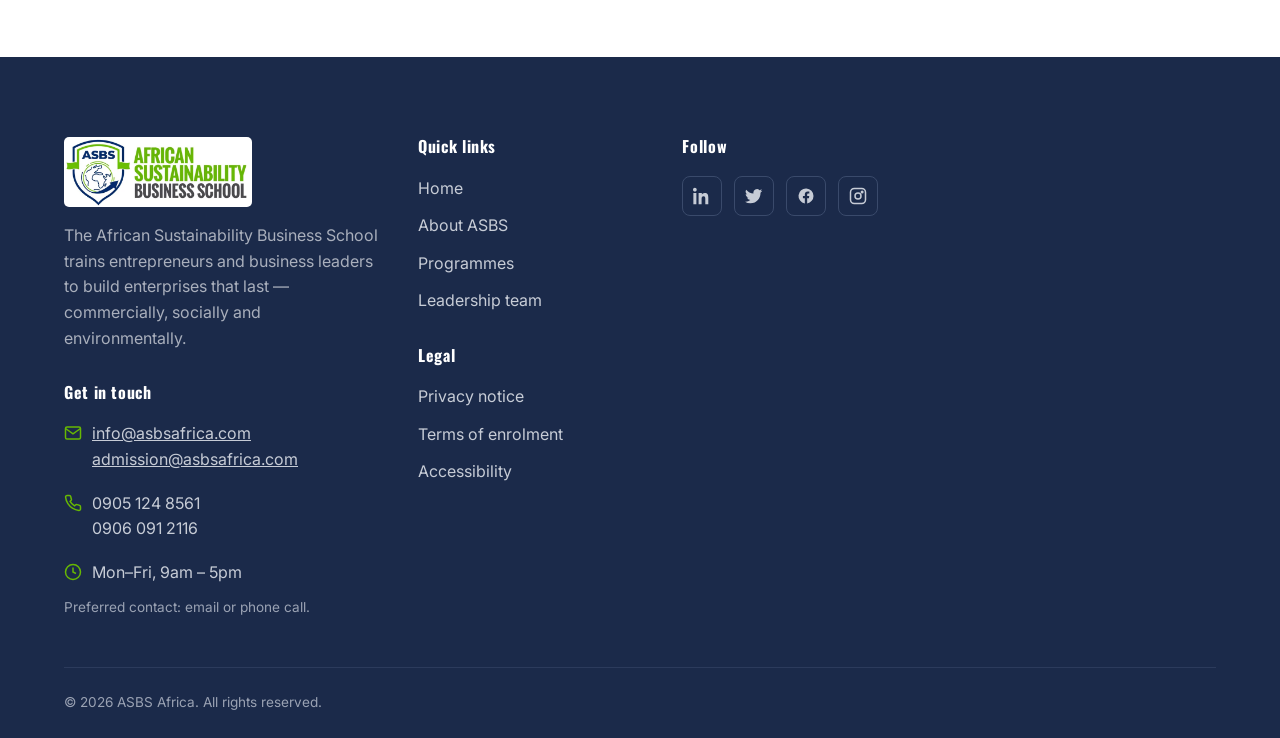
<file: privacy-notice.html>
<!DOCTYPE html>
<html lang="en">
<head>
  <meta charset="UTF-8">
  <meta name="viewport" content="width=device-width, initial-scale=1.0">
  <title>Privacy Notice — ASBS Africa</title>
  <meta name="description" content="How ASBS Africa collects, uses and protects your personal data.">

  <link rel="stylesheet" href="assets/css/base.css">
  <link rel="stylesheet" href="assets/css/components.css">
  <link rel="stylesheet" href="assets/css/pages/legal.css">

<link rel="canonical" href="https://asbsafrica.com/privacy-notice.html">
  <link rel="icon" href="/favicon.ico?v=2" sizes="any">
  <link rel="icon" type="image/png" sizes="32x32" href="/assets/images/real/brand/favicon-32x32.png?v=2">
  <link rel="icon" type="image/png" sizes="16x16" href="/assets/images/real/brand/favicon-16x16.png?v=2">
  <link rel="apple-touch-icon" sizes="180x180" href="/assets/images/real/brand/apple-touch-icon.png?v=2">

  <meta property="og:type" content="website">
  <meta property="og:site_name" content="ASBS Africa">
  <meta property="og:title" content="Privacy Notice — ASBS Africa">
  <meta property="og:description" content="How ASBS Africa collects, uses and protects your personal data.">
  <meta property="og:url" content="https://asbsafrica.com/privacy-notice.html">

  <meta property="og:image" content="https://asbs-africa.vercel.app/assets/images/real/brand/og-image.jpg">
  <meta property="og:image:secure_url" content="https://asbs-africa.vercel.app/assets/images/real/brand/og-image.jpg">
  <meta property="og:image:width" content="1200">
  <meta property="og:image:height" content="630">
  <meta property="og:image:type" content="image/jpeg">

  <meta property="og:image" content="https://asbsafrica.com/assets/images/real/brand/og-image.jpg">
  <meta property="og:image:secure_url" content="https://asbsafrica.com/assets/images/real/brand/og-image.jpg">
  <meta property="og:image:width" content="1200">
  <meta property="og:image:height" content="630">
  <meta property="og:image:type" content="image/jpeg">

  <meta name="twitter:card" content="summary_large_image">
  <meta name="twitter:title" content="Privacy Notice — ASBS Africa">
  <meta name="twitter:description" content="How ASBS Africa collects, uses and protects your personal data.">
  <!-- MANUAL SWAP NEEDED when .com goes live -->
  <meta name="twitter:image" content="https://asbs-africa.vercel.app/assets/images/real/brand/og-image.jpg">

  <link rel="preconnect" href="https://fonts.googleapis.com">
  <link rel="preconnect" href="https://fonts.gstatic.com" crossorigin>
  <link rel="stylesheet" href="https://fonts.googleapis.com/css2?family=Oswald:wght@500;600;700&family=Inter:wght@400;500;600;700&display=swap">

  <link rel="preload" href="partials/header.html" as="fetch" crossorigin>
  <link rel="preload" href="partials/footer.html" as="fetch" crossorigin>

</head>
<body>

  <div id="site-header"></div>

  <section class="legal-hero">
    <div class="container">
      <span class="eyebrow" style="color:var(--color-sage);">Legal</span>
      <h1>Privacy Notice</h1>
      <p class="legal-hero__updated">Last updated: 23rd September 2026</p>
    </div>
  </section>

  <section class="section">
    <div class="container legal-content">

      <div class="legal-notice">
        <p>Placeholder text — pending review by ASBS Africa's legal counsel before publication.</p>
      </div>

      <h2>1. Who we are</h2>
      <p>This notice explains how ASBS Africa ("we", "us", "our") collects, uses and protects personal data when you visit asbsafrica.com, enquire about a programme, or apply for enrolment.</p>

      <h2>2. What we collect</h2>
      <ul>
        <li>Contact details you provide via enquiry or newsletter forms (name, email, phone number)</li>
        <li>Application and enrolment details submitted during the admissions process</li>
        <li>Basic usage data collected automatically when you browse the site (pages visited, device type)</li>
      </ul>

      <h2>3. How we use it</h2>
      <ul>
        <li>To respond to programme enquiries and process applications</li>
        <li>To send cohort dates, scholarship announcements and course updates to newsletter subscribers</li>
        <li>To improve the website and understand how it's used</li>
      </ul>

      <h2>4. How we protect it</h2>
      <p>We take reasonable technical and organisational measures to protect personal data against unauthorised access, loss or misuse. Data is retained only for as long as necessary for the purposes described above.</p>

      <h2>5. Sharing your data</h2>
      <p>We do not sell personal data. Data may be shared with partner institutions strictly where necessary to deliver a programme you've enrolled in, or with service providers who help us operate the website and admissions process.</p>

      <h2>6. Your rights</h2>
      <p>You may request access to, correction of, or deletion of your personal data at any time by contacting <a href="mailto:info@asbsafrica.com">info@asbsafrica.com</a>.</p>

      <h2>7. Contact</h2>
      <p>Questions about this notice can be sent to ASBS Africa Campus, 4th Floor, Riverside Court, Lagos, Nigeria, or <a href="mailto:info@asbsafrica.com">info@asbsafrica.com</a>.</p>

    </div>
  </section>

  <div id="site-footer"></div>
  <script src="assets/js/main.js"></script>
</body>
</html>
</file>
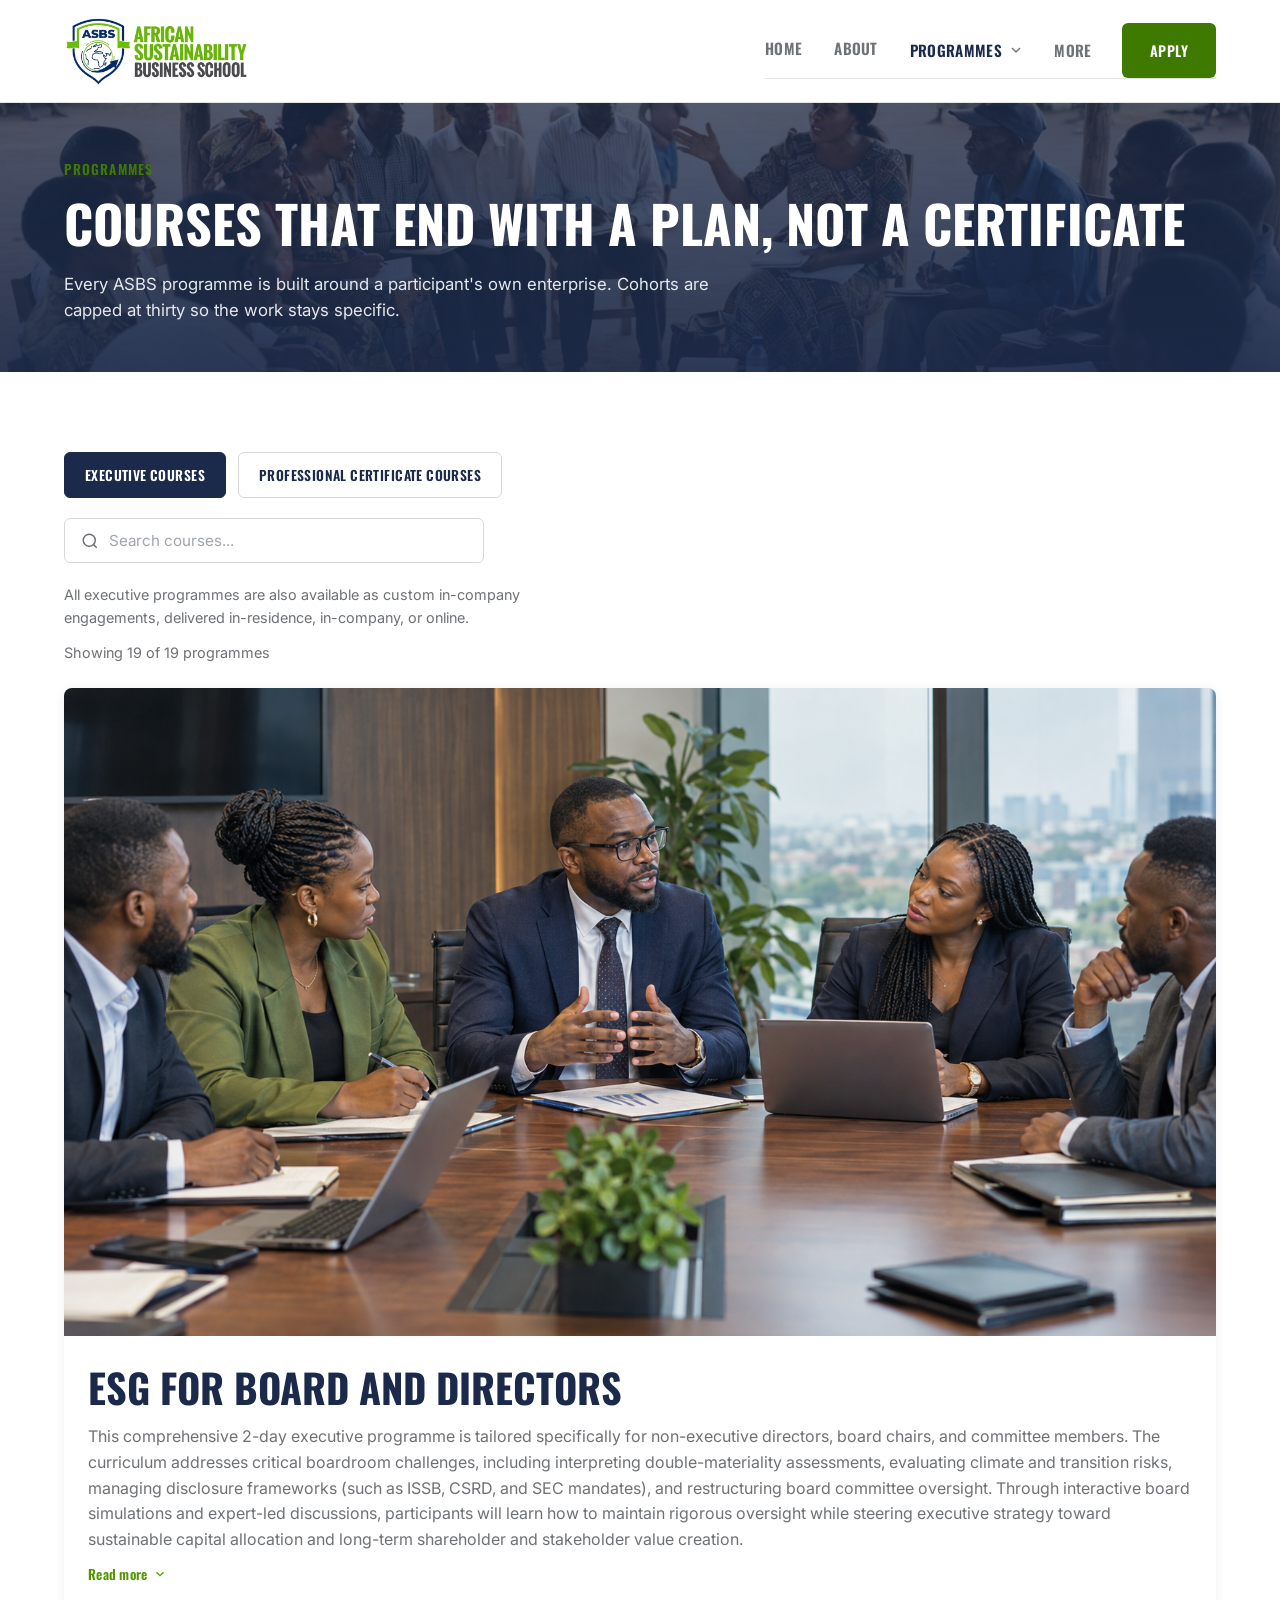
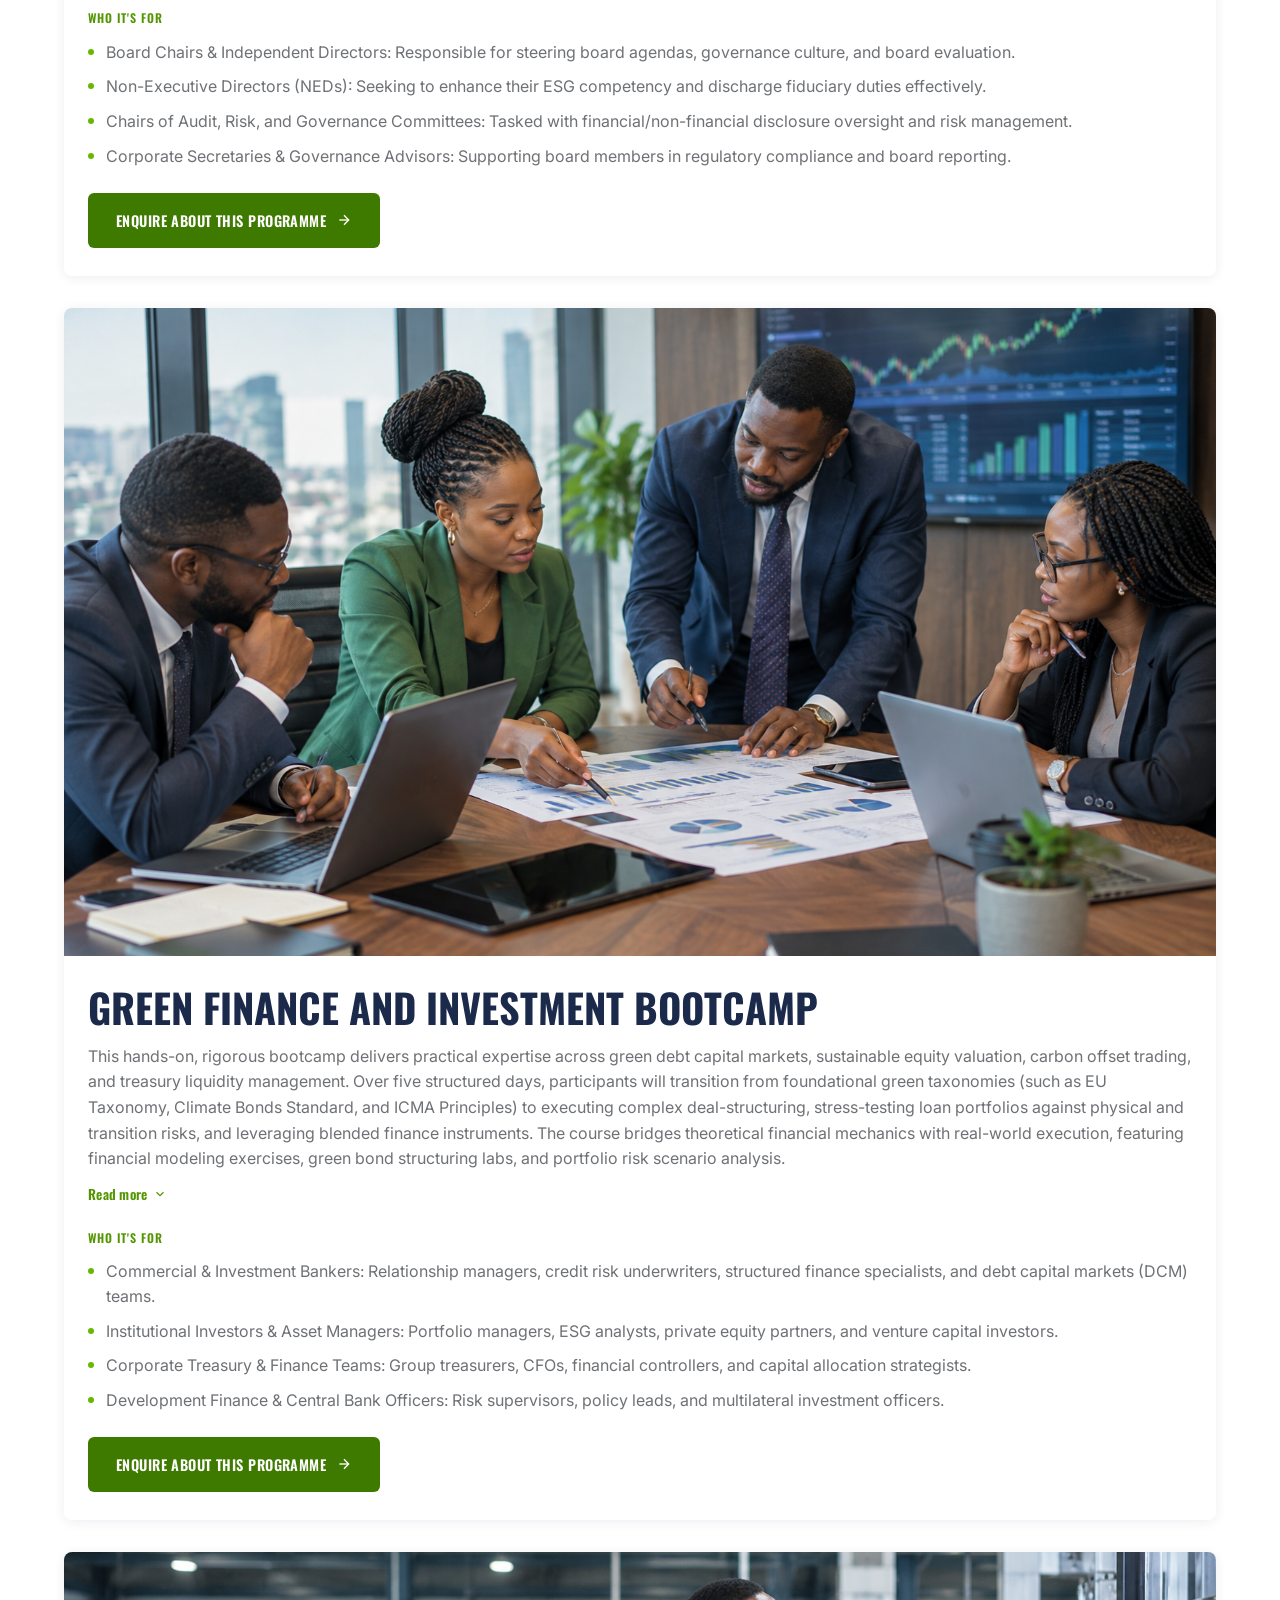
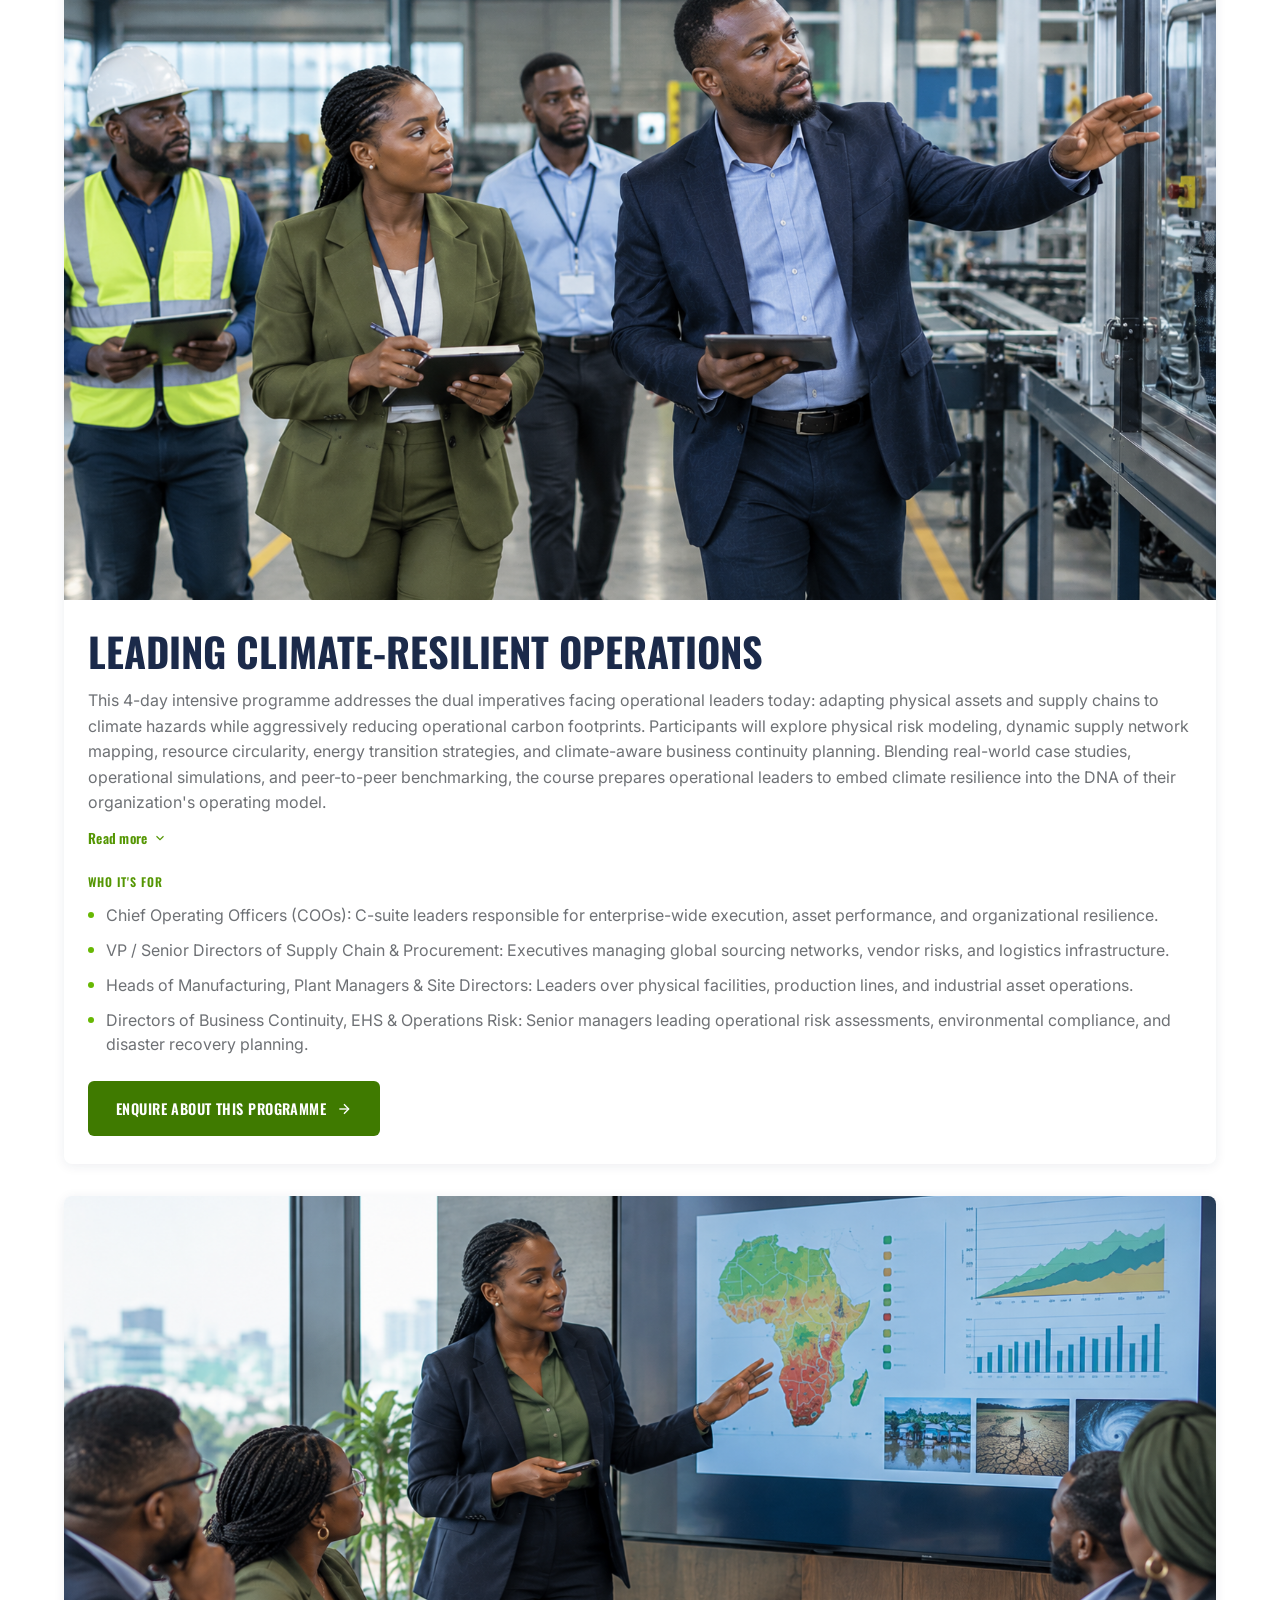
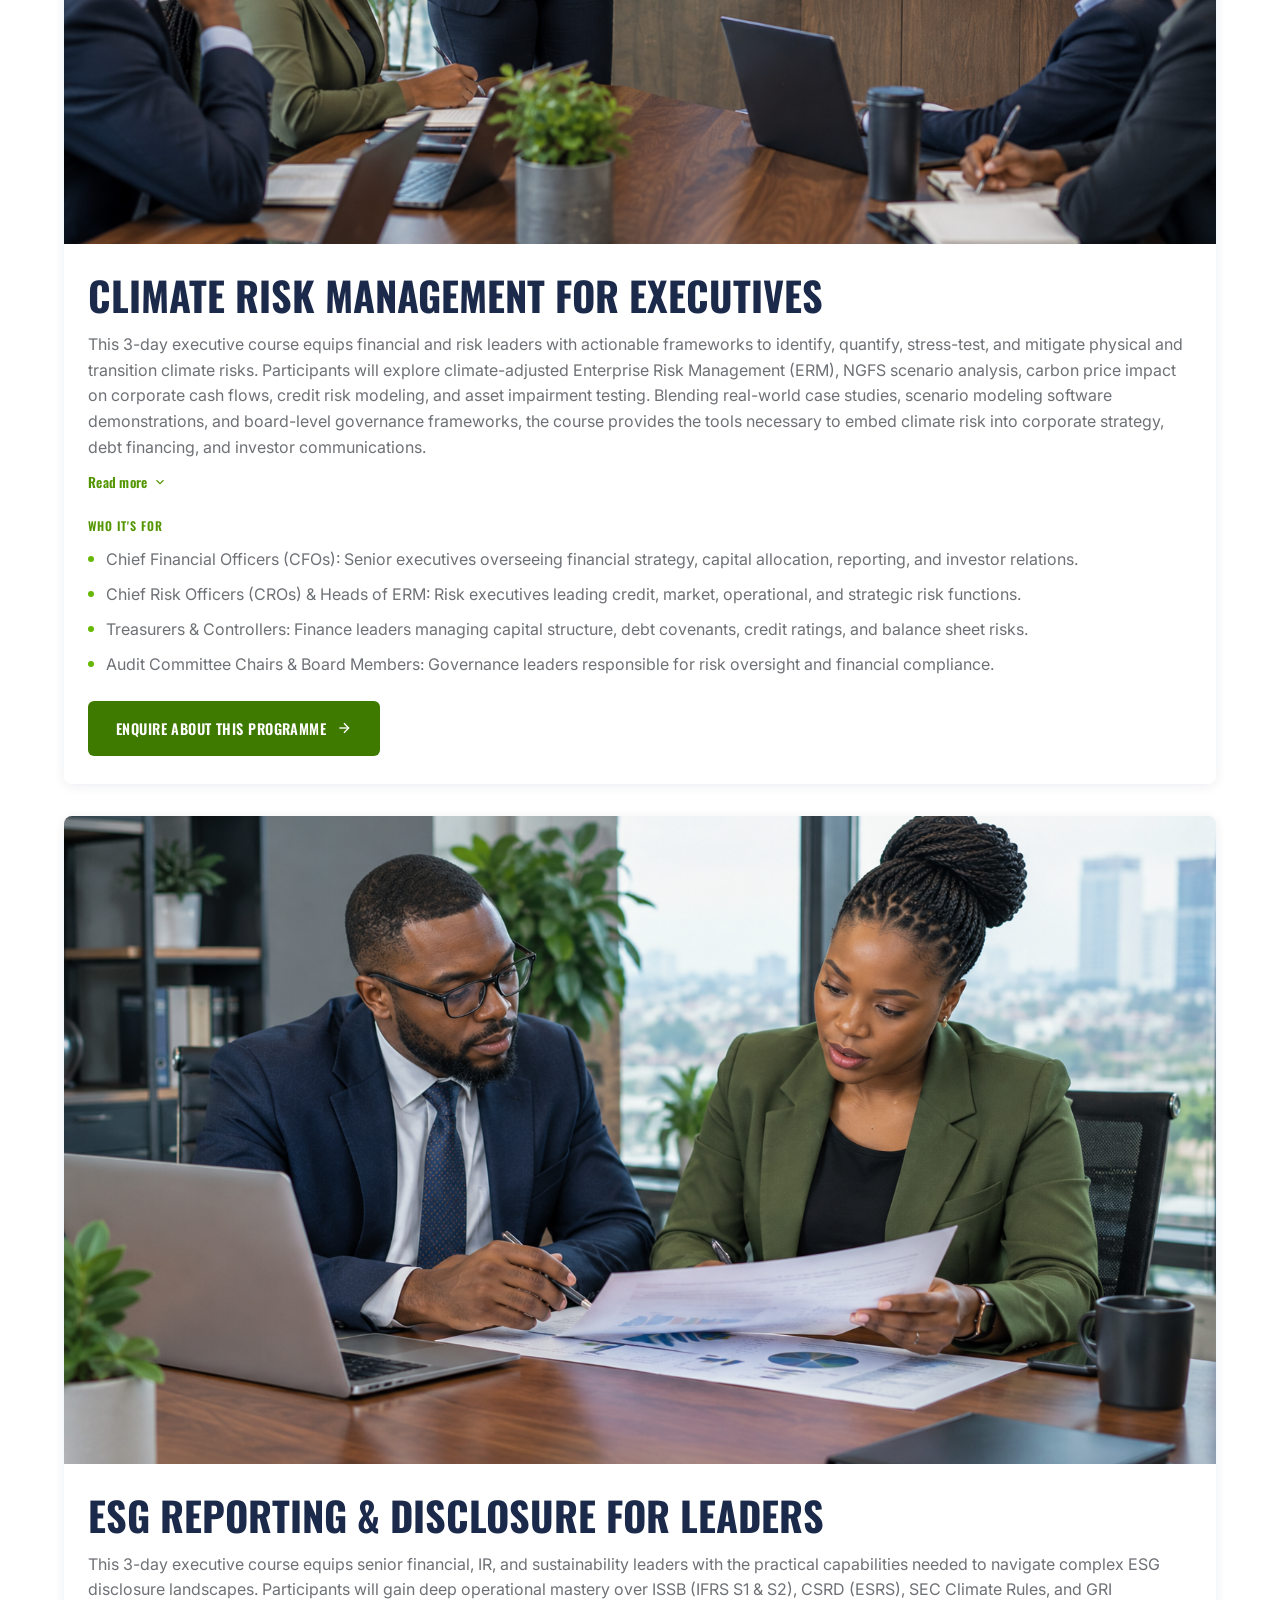
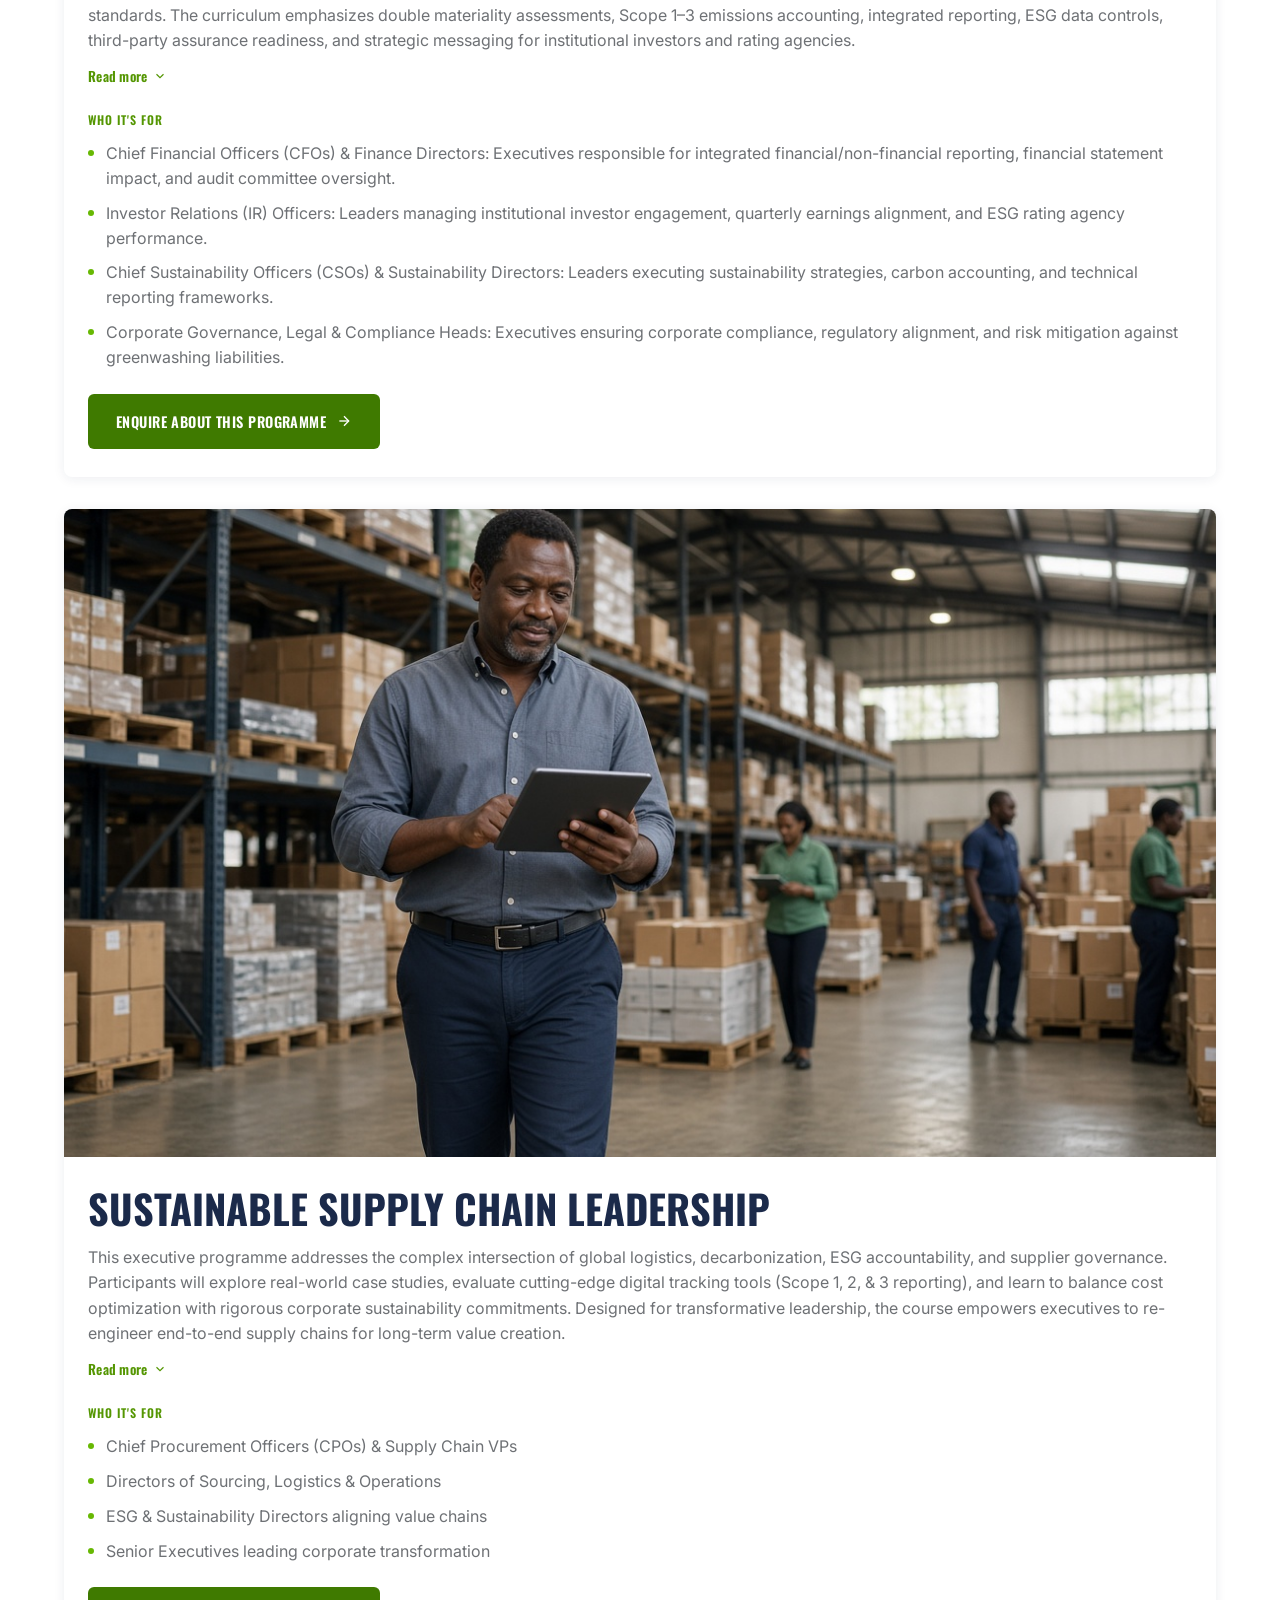
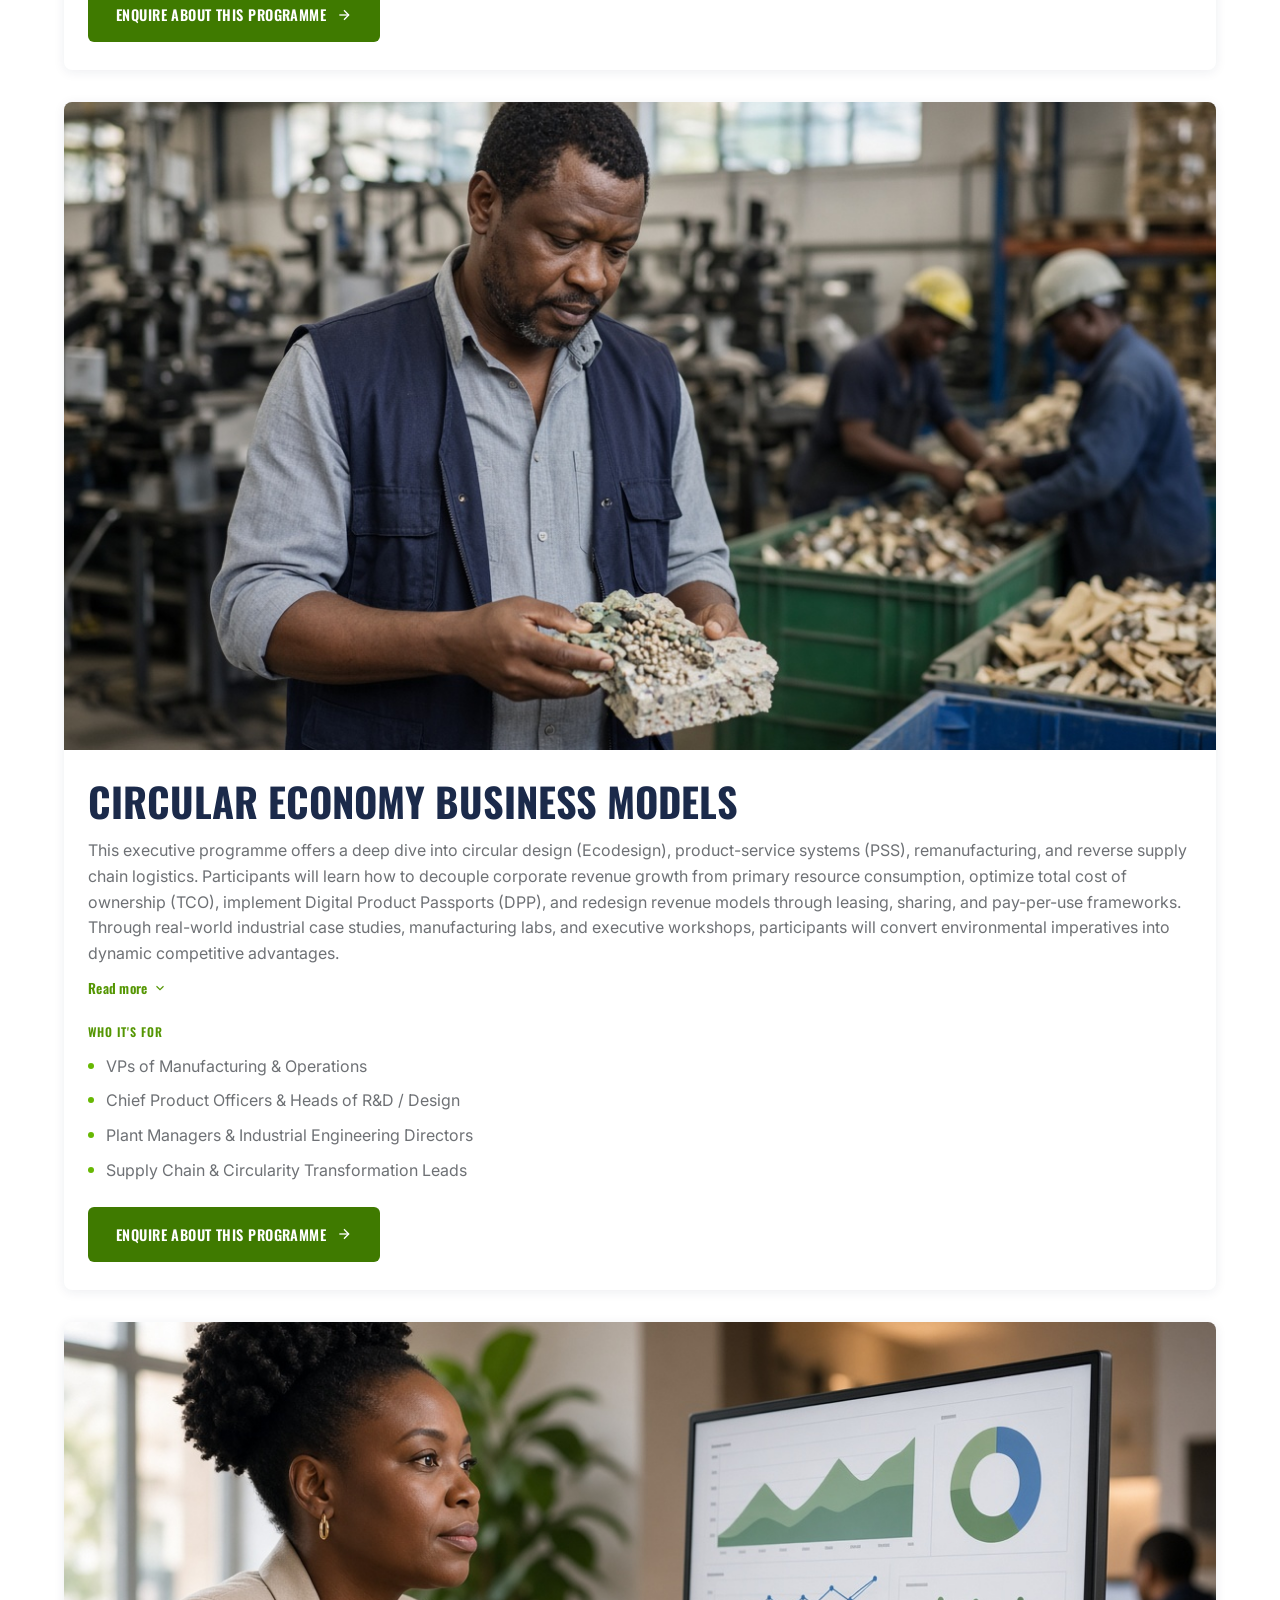
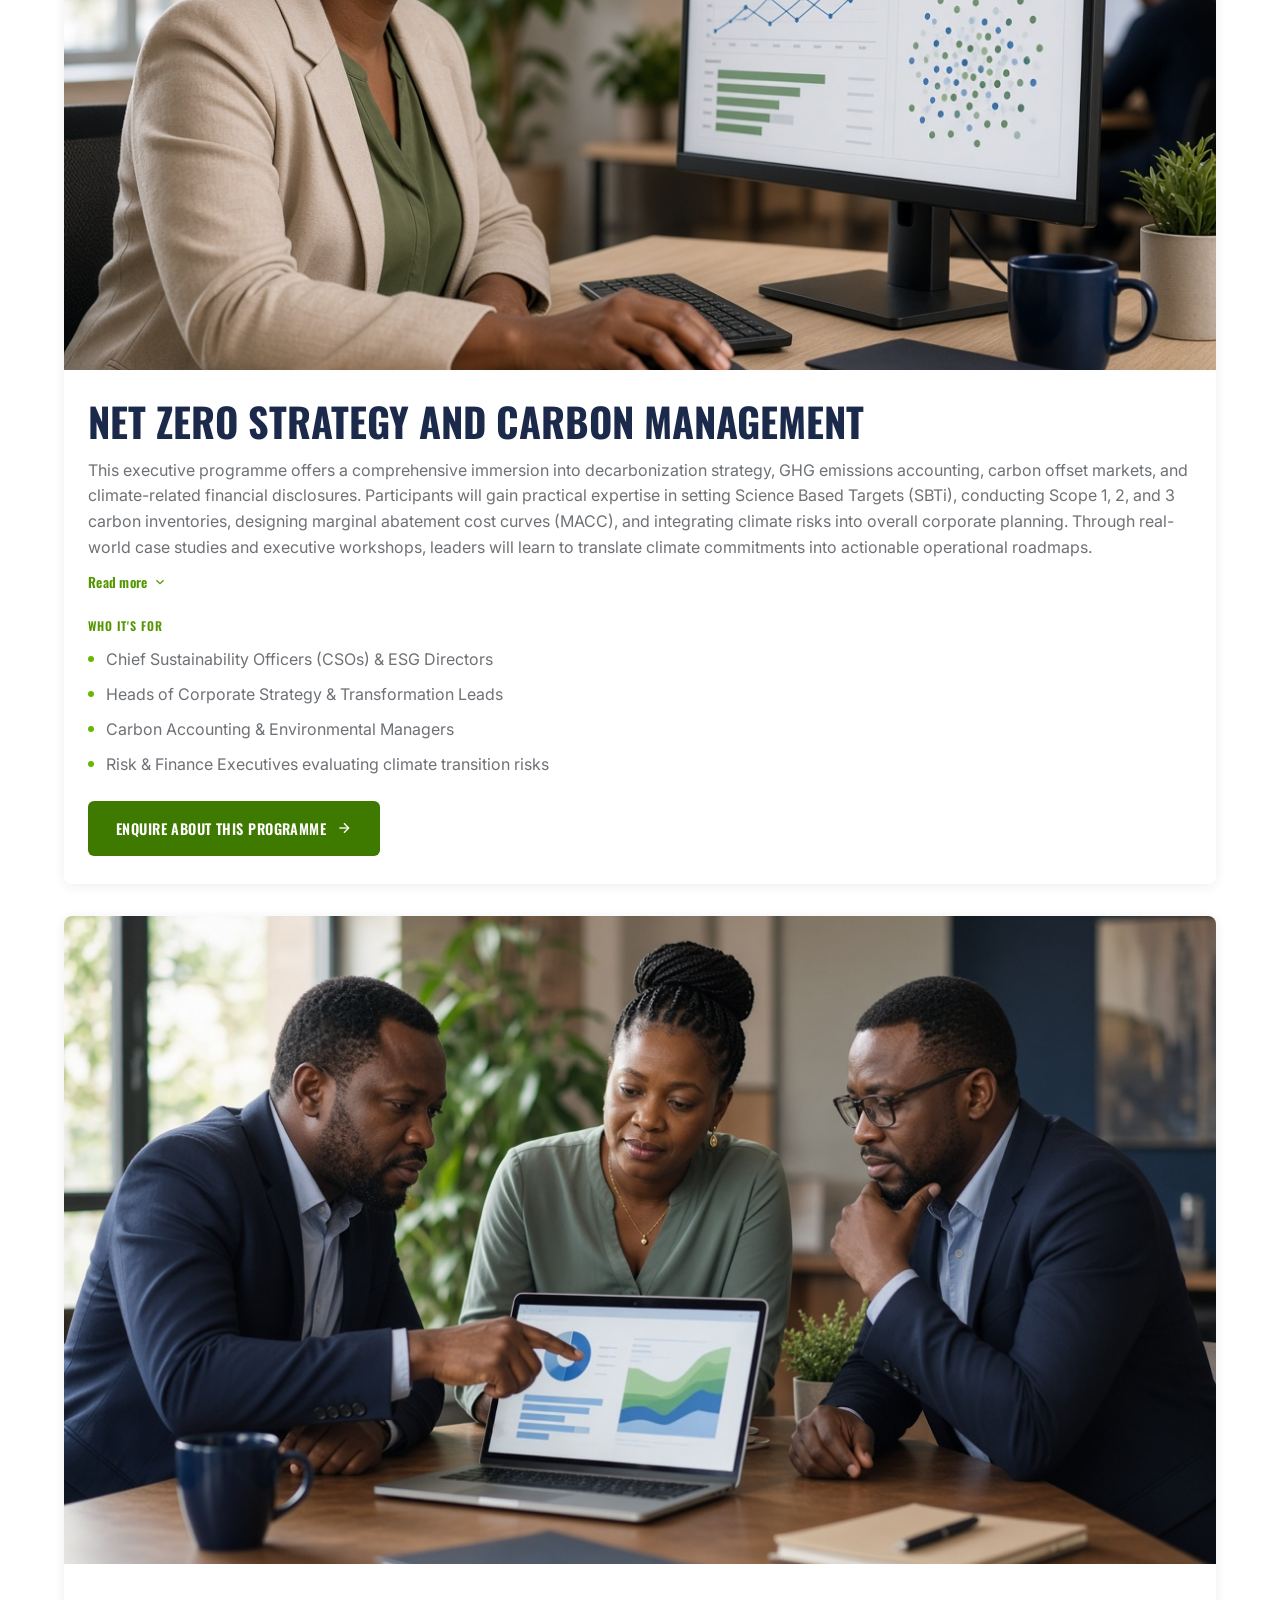
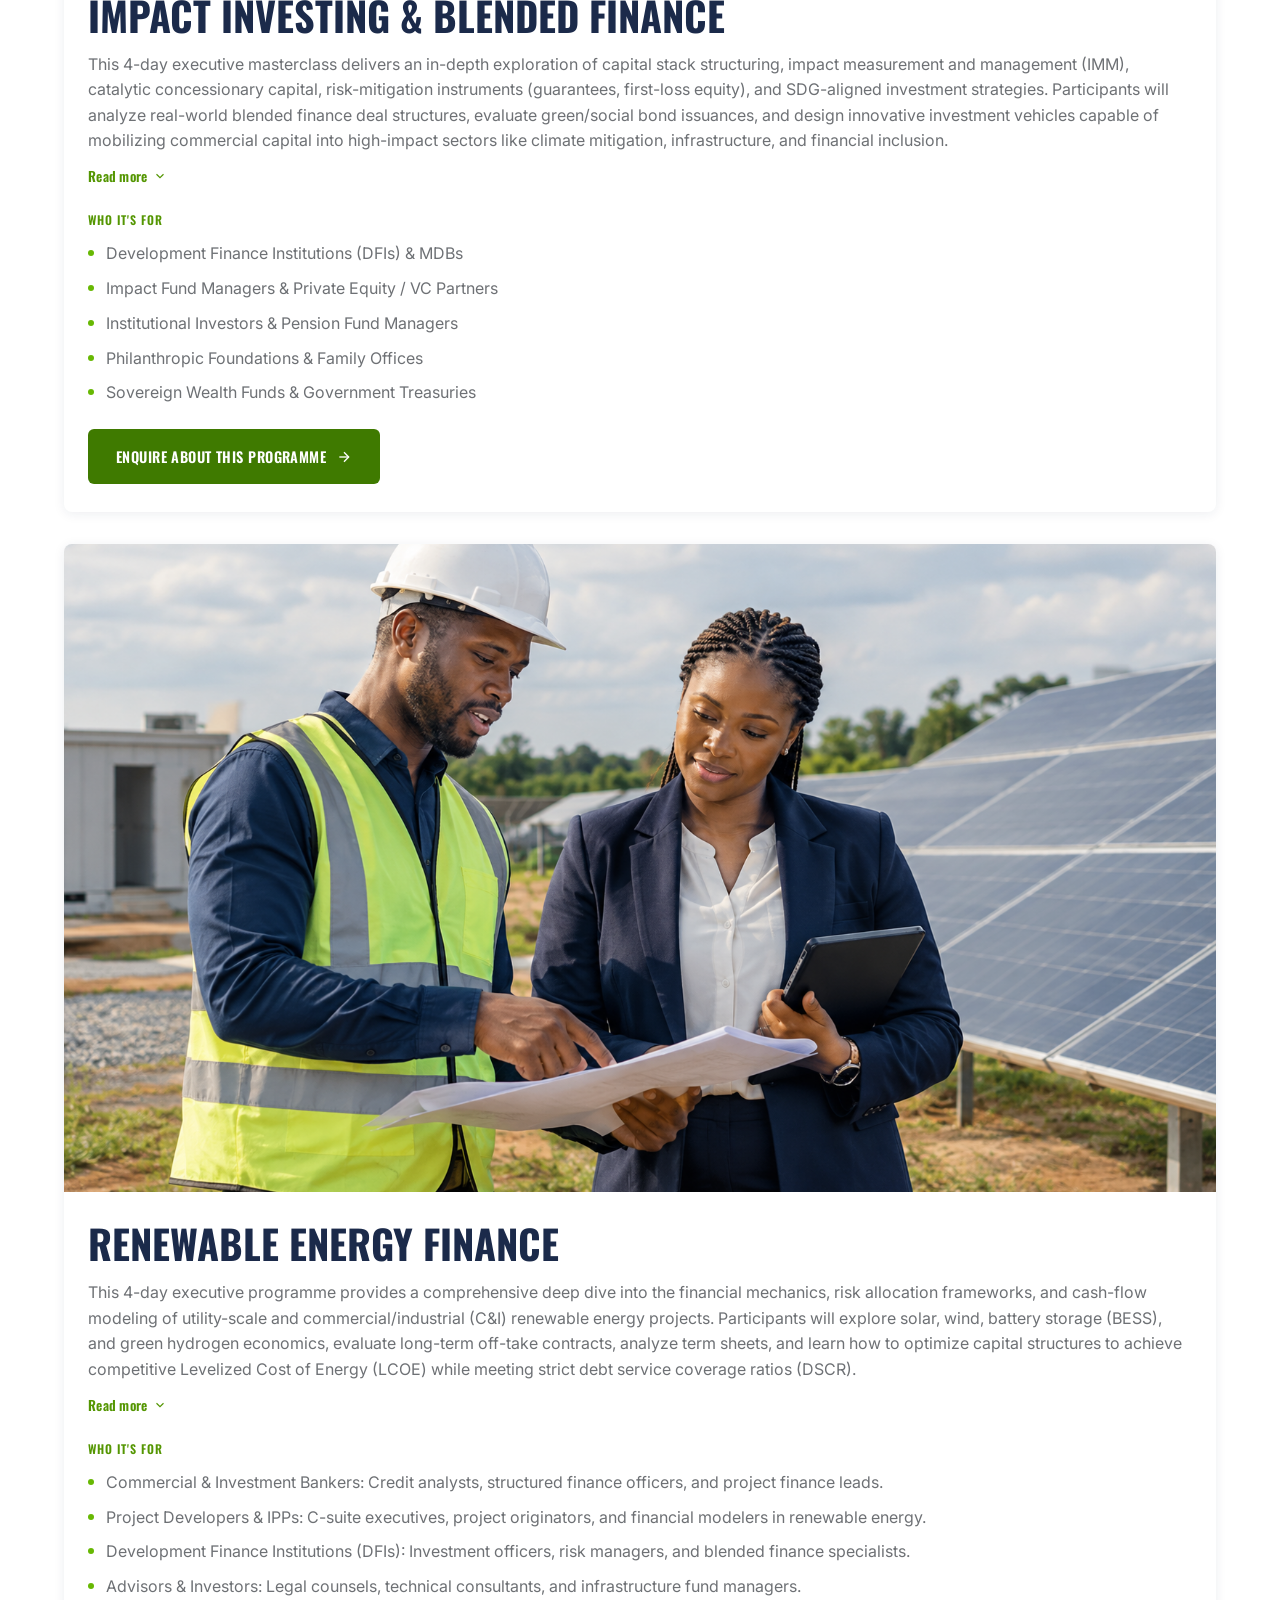
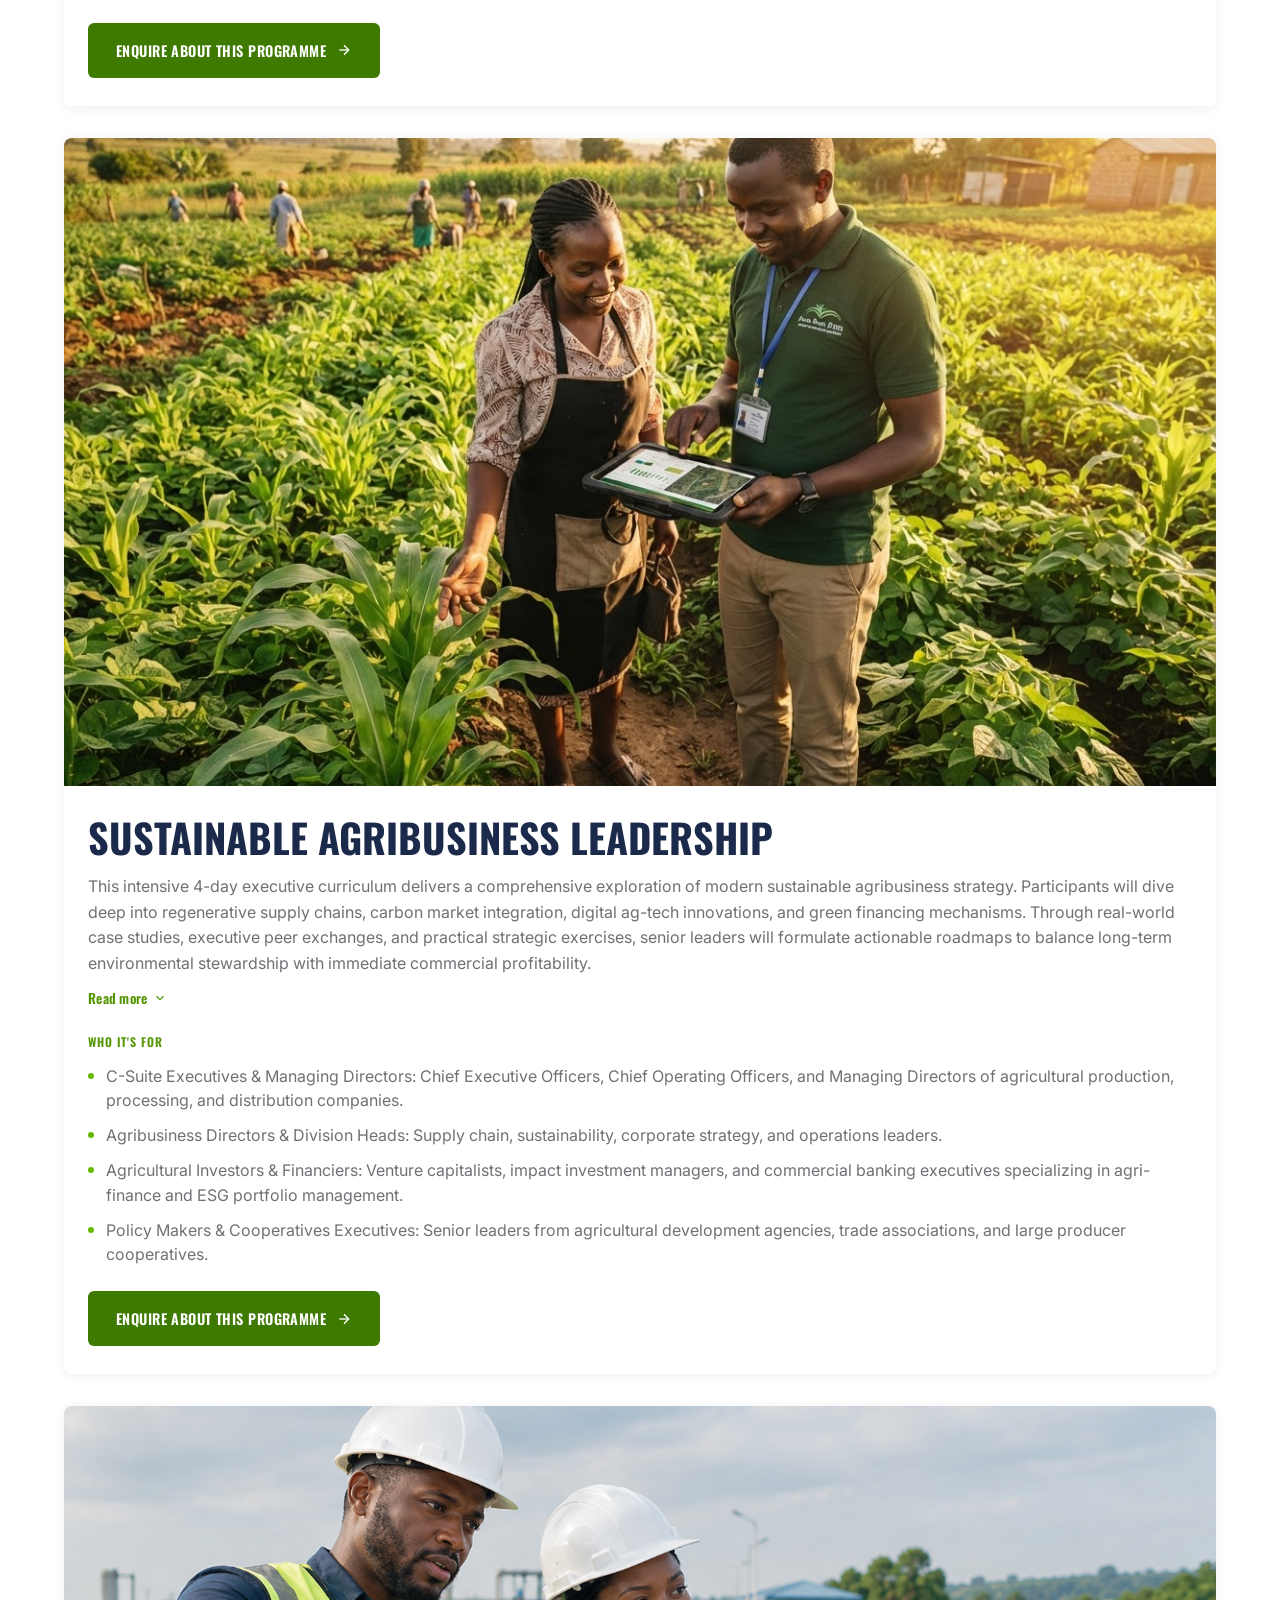
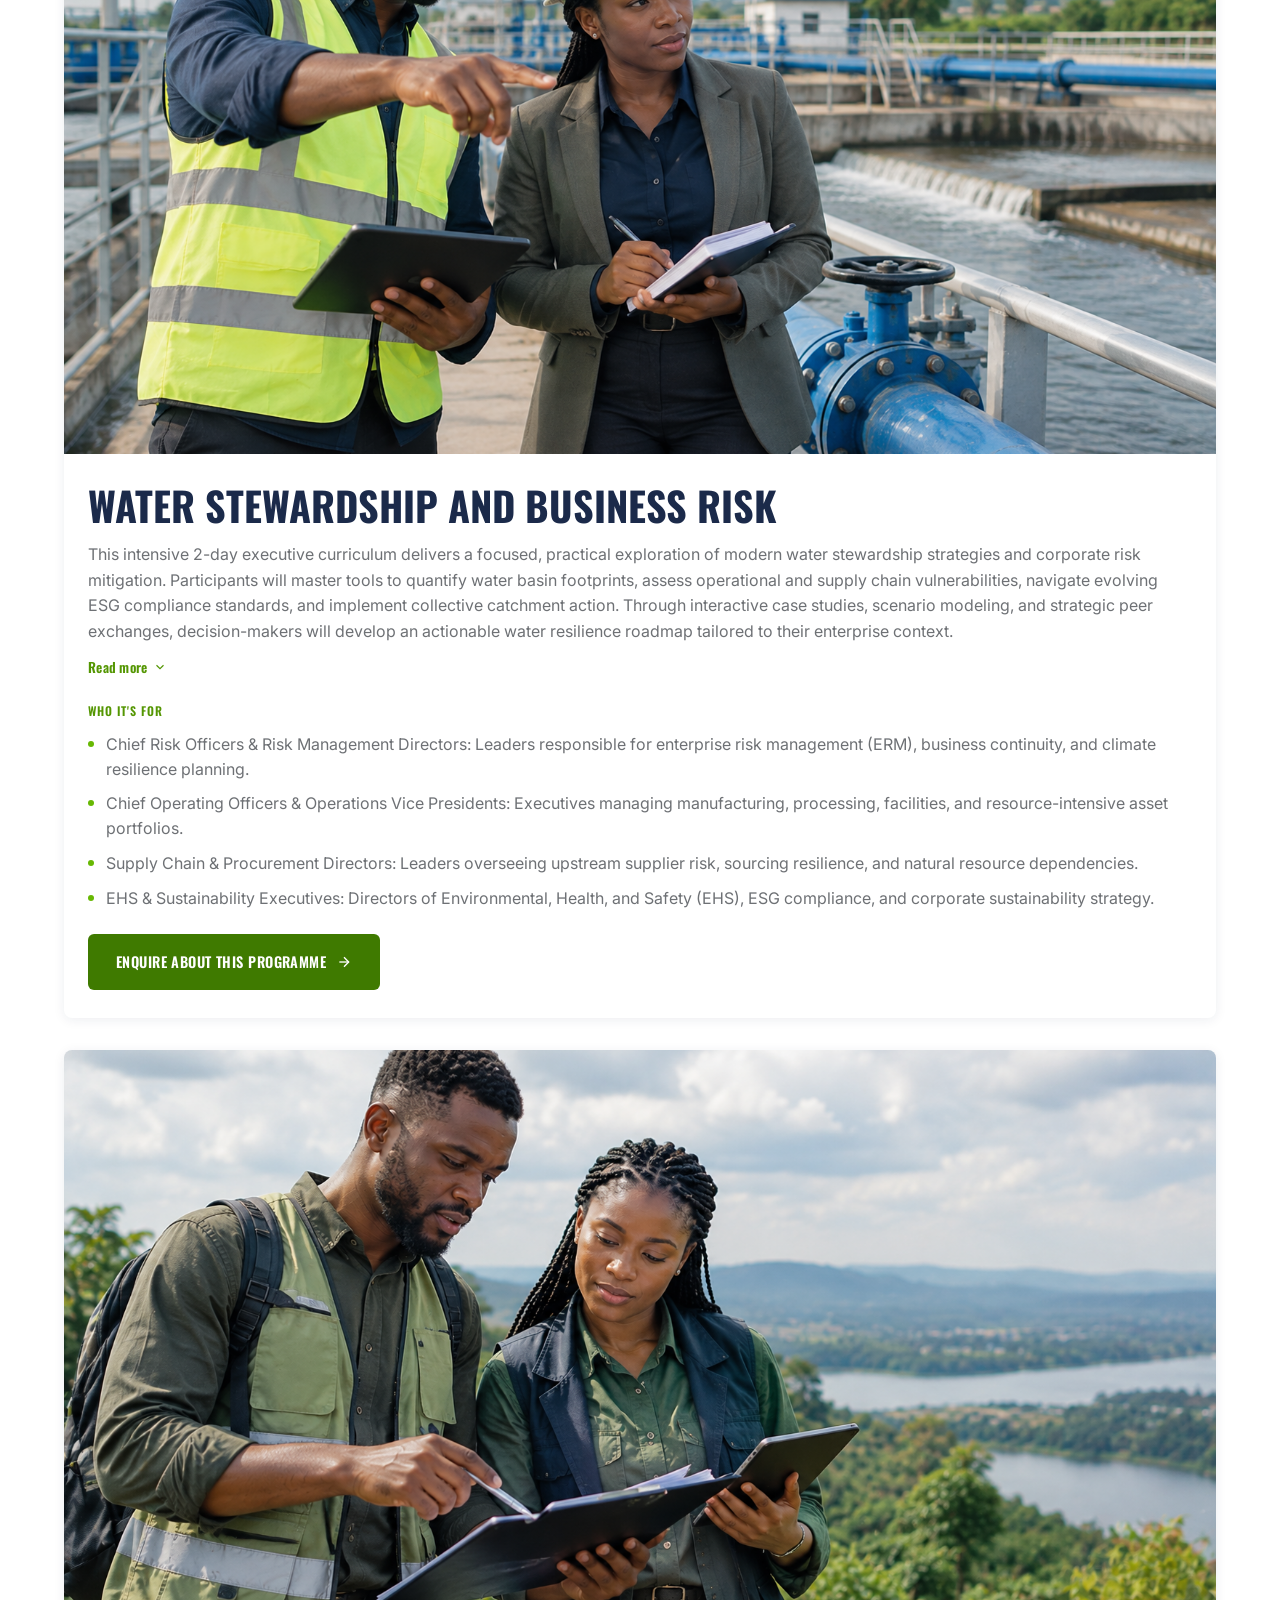
<file: programmes.html>
<!DOCTYPE html>
<html lang="en">
<head>
  <meta charset="UTF-8">
  <meta name="viewport" content="width=device-width, initial-scale=1.0">
  <title>Programmes — ASBS Africa</title>
  <meta name="description" content="Executive and enterprise programmes from ASBS Africa — enterprise, leadership, agribusiness and finance tracks built around your own organisation.">

<link rel="stylesheet" href="assets/css/base.css">
<link rel="stylesheet" href="assets/css/components.css">
<link rel="stylesheet" href="assets/css/pages/programmes.css">

  <link rel="canonical" href="https://asbsafrica.com/programmes.html">
  <link rel="icon" href="/favicon.ico?v=2" sizes="any">
  <link rel="icon" type="image/png" sizes="32x32" href="/assets/images/real/brand/favicon-32x32.png?v=2">
  <link rel="icon" type="image/png" sizes="16x16" href="/assets/images/real/brand/favicon-16x16.png?v=2">
  <link rel="apple-touch-icon" sizes="180x180" href="/assets/images/real/brand/apple-touch-icon.png?v=2">

  <meta property="og:type" content="website">
  <meta property="og:site_name" content="ASBS Africa">
  <meta property="og:title" content="Programmes — ASBS Africa">
  <meta property="og:description" content="Executive and enterprise programmes from ASBS Africa — enterprise, leadership, agribusiness and finance tracks built around your own organisation.">
  <meta property="og:url" content="https://asbsafrica.com/programmes.html">

  <meta property="og:image" content="https://asbs-africa.vercel.app/assets/images/real/brand/og-image.jpg">
  <meta property="og:image:secure_url" content="https://asbs-africa.vercel.app/assets/images/real/brand/og-image.jpg">
  <meta property="og:image:width" content="1200">
  <meta property="og:image:height" content="630">
  <meta property="og:image:type" content="image/jpeg">

  <meta property="og:image" content="https://asbsafrica.com/assets/images/real/brand/og-image.jpg">
  <meta property="og:image:secure_url" content="https://asbsafrica.com/assets/images/real/brand/og-image.jpg">
  <meta property="og:image:width" content="1200">
  <meta property="og:image:height" content="630">
  <meta property="og:image:type" content="image/jpeg">

  <meta name="twitter:card" content="summary_large_image">
  <meta name="twitter:title" content="Programmes — ASBS Africa">
  <meta name="twitter:description" content="Executive and enterprise programmes from ASBS Africa — enterprise, leadership, agribusiness and finance tracks built around your own organisation.">
  <!-- MANUAL SWAP NEEDED when .com goes live -->
  <meta name="twitter:image" content="https://asbs-africa.vercel.app/assets/images/real/brand/og-image.jpg">

  <link rel="preconnect" href="https://fonts.googleapis.com">
  <link rel="preconnect" href="https://fonts.gstatic.com" crossorigin>
  <link rel="stylesheet" href="https://fonts.googleapis.com/css2?family=Oswald:wght@500;600;700&family=Inter:wght@400;500;600;700&display=swap">

  <link rel="preload" href="partials/header.html" as="fetch" crossorigin>
  <link rel="preload" href="partials/footer.html" as="fetch" crossorigin>
</head>
<body>

  <div id="site-header"></div>

  <!-- Hero -->
  <section class="programmes-hero">
    <div class="container">
      <span class="eyebrow">Programmes</span>
      <h1>Courses That End With a Plan, Not a Certificate</h1>
      <p>Every ASBS programme is built around a participant's own enterprise. Cohorts are capped at thirty so the work stays specific.</p>
    </div>
  </section>

  <!-- Tabs + Search -->
<section class="section" style="padding-bottom:0;">
  <div class="container">
    <div class="programme-tabs" id="programmeTabs">
      <button id="executive-courses"  class="programme-tab is-active" data-tab="executive">Executive Courses</button>
      <button id="professional-certificate-courses" class="programme-tab" data-tab="certificate">Professional Certificate Courses</button>
    </div>

    <div class="programme-search">
      <svg width="18" height="18" viewBox="0 0 24 24" fill="none" stroke="currentColor" stroke-width="2">
        <circle cx="11" cy="11" r="8"/><line x1="21" y1="21" x2="16.65" y2="16.65"/>
      </svg>
      <input type="text" id="programmeSearch" placeholder="Search courses..." aria-label="Search programmes">
    </div>

    <p class="delivery-note">All executive programmes are also available as custom in-company engagements, delivered in-residence, in-company, or online.</p>
    <p class="results-count" id="resultsCount">Showing 19 of 19 programmes</p>
  </div>
</section>

  <!-- Programme list -->
  <section class="section" style="padding-top:24px;">
    <div class="container">
      <div class="programme-list" id="programmeList">
        <!-- Rendered by assets/js/pages/programmes.js from data/programmes.json -->
      </div>
    </div>
  </section>

  <div id="site-footer"></div>

  <script src="assets/js/main.js"></script>
  <script src="assets/js/pages/programmes.js"></script>
</body>
</html>
</file>
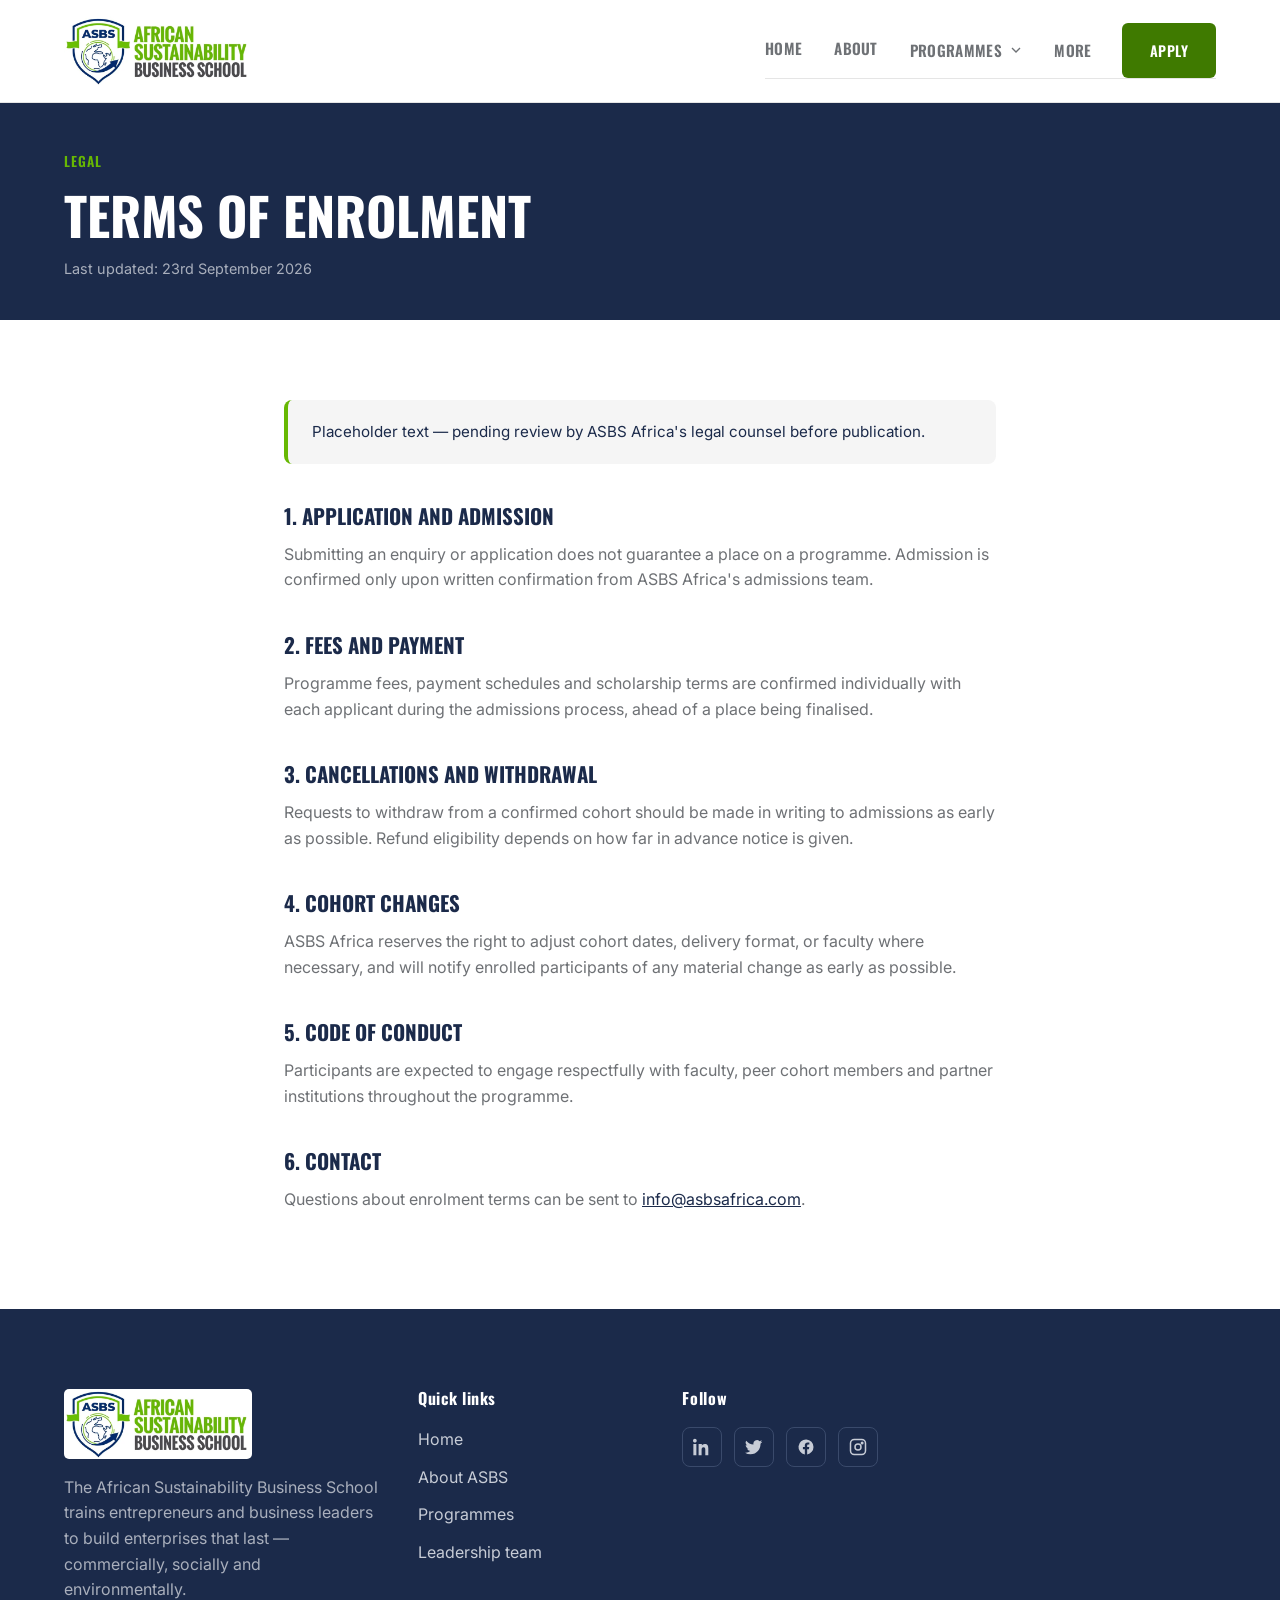
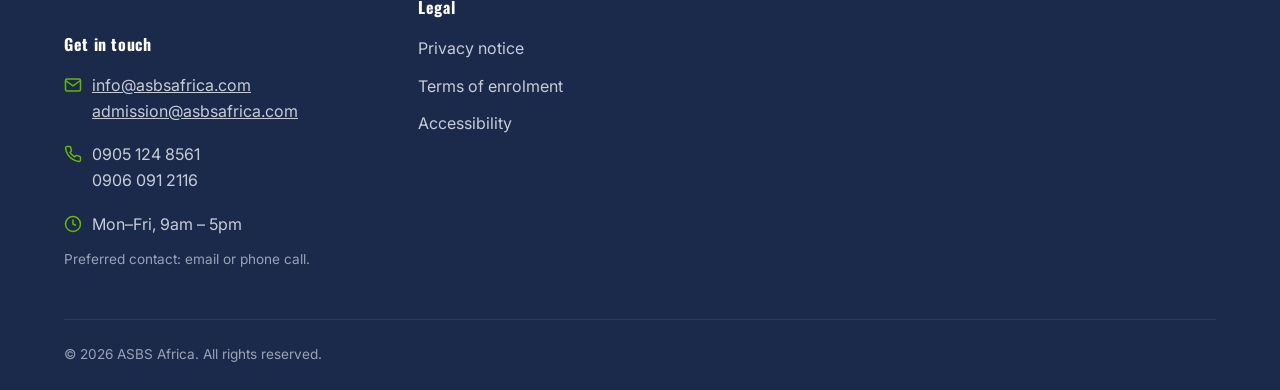
<file: terms-of-enrolment.html>
<!DOCTYPE html>
<html lang="en">
<head>
  <meta charset="UTF-8">
  <meta name="viewport" content="width=device-width, initial-scale=1.0">
  <title>Terms of Enrolment — ASBS Africa</title>
  <meta name="description" content="Terms and conditions governing enrolment in ASBS Africa programmes.">

  <link rel="stylesheet" href="assets/css/base.css">
  <link rel="stylesheet" href="assets/css/components.css">
  <link rel="stylesheet" href="assets/css/pages/legal.css">

<link rel="canonical" href="https://asbsafrica.com/terms-of-enrolment.html">
  <link rel="icon" href="/favicon.ico?v=2" sizes="any">
  <link rel="icon" type="image/png" sizes="32x32" href="/assets/images/real/brand/favicon-32x32.png?v=2">
  <link rel="icon" type="image/png" sizes="16x16" href="/assets/images/real/brand/favicon-16x16.png?v=2">
  <link rel="apple-touch-icon" sizes="180x180" href="/assets/images/real/brand/apple-touch-icon.png?v=2">

  <meta property="og:type" content="website">
  <meta property="og:site_name" content="ASBS Africa">
  <meta property="og:title" content="Terms of Enrolment — ASBS Africa">
  <meta property="og:description" content="Terms and conditions governing enrolment in ASBS Africa programmes.">
  <meta property="og:url" content="https://asbsafrica.com/terms-of-enrolment.html">

  <meta property="og:image" content="https://asbs-africa.vercel.app/assets/images/real/brand/og-image.jpg">
  <meta property="og:image:secure_url" content="https://asbs-africa.vercel.app/assets/images/real/brand/og-image.jpg">
  <meta property="og:image:width" content="1200">
  <meta property="og:image:height" content="630">
  <meta property="og:image:type" content="image/jpeg">

  <meta property="og:image" content="https://asbsafrica.com/assets/images/real/brand/og-image.jpg">
  <meta property="og:image:secure_url" content="https://asbsafrica.com/assets/images/real/brand/og-image.jpg">
  <meta property="og:image:width" content="1200">
  <meta property="og:image:height" content="630">
  <meta property="og:image:type" content="image/jpeg">

  <meta name="twitter:card" content="summary_large_image">
  <meta name="twitter:title" content="Terms of Enrolment — ASBS Africa">
  <meta name="twitter:description" content="Terms and conditions governing enrolment in ASBS Africa programmes.">
  <!-- MANUAL SWAP NEEDED when .com goes live -->
  <meta name="twitter:image" content="https://asbs-africa.vercel.app/assets/images/real/brand/og-image.jpg">

  <link rel="preconnect" href="https://fonts.googleapis.com">
  <link rel="preconnect" href="https://fonts.gstatic.com" crossorigin>
  <link rel="stylesheet" href="https://fonts.googleapis.com/css2?family=Oswald:wght@500;600;700&family=Inter:wght@400;500;600;700&display=swap">

  <link rel="preload" href="partials/header.html" as="fetch" crossorigin>
  <link rel="preload" href="partials/footer.html" as="fetch" crossorigin>
</head>
<body>

  <div id="site-header"></div>

  <section class="legal-hero">
    <div class="container">
      <span class="eyebrow" style="color:var(--color-sage);">Legal</span>
      <h1>Terms of Enrolment</h1>
      <p class="legal-hero__updated">Last updated: 23rd September 2026</p>
    </div>
  </section>

  <section class="section">
    <div class="container legal-content">

      <div class="legal-notice">
        <p>Placeholder text — pending review by ASBS Africa's legal counsel before publication.</p>
      </div>

      <h2>1. Application and admission</h2>
      <p>Submitting an enquiry or application does not guarantee a place on a programme. Admission is confirmed only upon written confirmation from ASBS Africa's admissions team.</p>

      <h2>2. Fees and payment</h2>
      <p>Programme fees, payment schedules and scholarship terms are confirmed individually with each applicant during the admissions process, ahead of a place being finalised.</p>

      <h2>3. Cancellations and withdrawal</h2>
      <p>Requests to withdraw from a confirmed cohort should be made in writing to admissions as early as possible. Refund eligibility depends on how far in advance notice is given.</p>

      <h2>4. Cohort changes</h2>
      <p>ASBS Africa reserves the right to adjust cohort dates, delivery format, or faculty where necessary, and will notify enrolled participants of any material change as early as possible.</p>

      <h2>5. Code of conduct</h2>
      <p>Participants are expected to engage respectfully with faculty, peer cohort members and partner institutions throughout the programme.</p>

      <h2>6. Contact</h2>
      <p>Questions about enrolment terms can be sent to <a href="mailto:info@asbsafrica.con">info@asbsafrica.com</a>.</p>

    </div>
  </section>

  <div id="site-footer"></div>
  <script src="assets/js/main.js"></script>
</body>
</html>
</file>
<file: assets/css/base.css>
/* ==========================================================================
   ASBS Africa — Base Styles
   Brand variables + resets + typography. Loaded on every page.
   ========================================================================== 

@import url('https://fonts.googleapis.com/css2?family=Oswald:wght@500;600;700&family=Inter:wght@400;500;600;700&display=swap'); */

:root {
  /* Brand colors — from Step 2 UI/UX Design doc */
  --color-navy: #1B2A4A;
  --color-navy-dark: #121d33;
  --color-sage: #67B803;
  --color-sage-dark: #549602;
  --color-sage-aa: #3F7A00;        /* accessible green: use for text on white and buttons with white text */
  --color-sage-aa-dark: #336600;
  --color-gray: #6E7175;
  --color-white: #FFFFFF;
  --color-offwhite: #F5F5F5;

  /* Typography */
  --font-heading: 'Oswald', sans-serif;
  --font-body: 'Inter', sans-serif;

  /* Spacing rhythm (per Step 2 spec: ~80px desktop / ~40px mobile) */
  --section-padding-desktop: 80px;
  --section-padding-mobile: 40px;

  /* Shared component values */
  --radius-card: 8px;
  --radius-button: 6px;
  --max-width: 1200px;
}

* {
  box-sizing: border-box;
  margin: 0;
  padding: 0;
}

html {
  scroll-behavior: smooth;
}

body {
  font-family: var(--font-body);
  color: var(--color-navy);
  background: var(--color-white);
  line-height: 1.6;
  -webkit-font-smoothing: antialiased;
}

h1, h2, h3, h4 {
  font-family: var(--font-heading);
  font-weight: 700;
  line-height: 1.15;
  color: var(--color-navy);
}

h1 { font-size: clamp(2rem, 5vw, 3.25rem); text-transform: uppercase; }
h2 { font-size: clamp(1.6rem, 4vw, 2.5rem); text-transform: uppercase; }
h3 { font-size: 1.25rem; }

p {
  color: var(--color-gray);
}

a {
  color: inherit;
  text-decoration: none;
}

img {
  max-width: 100%;
  display: block;
}

ul {
  list-style: none;
}

button {
  font-family: inherit;
  cursor: pointer;
  border: none;
  background: none;
}

.container {
  width: 100%;
  max-width: var(--max-width);
  margin: 0 auto;
  padding: 0 24px;
}

.section {
  padding: var(--section-padding-mobile) 0;
}

@media (min-width: 768px) {
  .section {
    padding: var(--section-padding-desktop) 0;
  }
}

.eyebrow {
  display: block;
  font-family: var(--font-heading);
  font-weight: 600;
  letter-spacing: 0.08em;
  text-transform: uppercase;
  color: var(--color-sage-aa);
  font-size: 0.85rem;
  margin-bottom: 12px;
}

/* Bright green is fine on navy; white on the green band */
.bg-navy .eyebrow,
.hero .eyebrow {
  color: var(--color-sage);
}

.bg-sage .eyebrow {
  color: var(--color-white);
}

.bg-navy { background: var(--color-navy); color: var(--color-white); }
.bg-sage { background: var(--color-sage-aa); color: var(--color-white); }
.bg-offwhite { background: var(--color-offwhite); }

.text-center { text-align: center; }

.visually-hidden {
  position: absolute;
  width: 1px; height: 1px;
  overflow: hidden;
  clip: rect(0 0 0 0);
  white-space: nowrap;
}
</file>
<file: assets/css/components.css>
/* ==========================================================================
   ASBS Africa — Shared Components
   Header, footer, buttons, cards. Used by every current and future page.
   ========================================================================== */

/* ---- Header ---- */
#site-header {
  position: sticky;
  top: 0;
  z-index: 100;
  min-height: 103px; /* 70px logo + 32px padding + 1px border; prevents layout shift */
  pointer-events: none; /* wrapper stays in place when the header slides away */
}

.site-header {
  position: relative;
  pointer-events: auto;
  background: var(--color-white);
  border-bottom: 1px solid #E5E5E5;
  transition: transform 0.3s ease;
}

.site-header.is-hidden {
  transform: translateY(-100%);
}

@media (prefers-reduced-motion: reduce) {
  .site-header { transition: none; }
}

.site-header__inner {
  display: flex;
  align-items: center;
  justify-content: space-between;
  padding: 16px 24px;
  max-width: var(--max-width);
  margin: 0 auto;
}

.brand {
  display: flex;
  align-items: center;
  gap: 12px;
}

.brand__logo {
  height: 70px;
  width: auto;
  flex-shrink: 0;
  border-radius: 5px;
}

.brand__wordmark {
  font-family: var(--font-heading);
  font-weight: 700;
  font-size: 1.3rem;
  color: var(--color-navy);
  line-height: 1;
}

.brand__sub {
  display: block;
  font-size: 0.7rem;
  letter-spacing: 0.15em;
  color: var(--color-gray);
  font-weight: 500;
}

.nav-toggle {
  width: 44px;
  height: 44px;
  border: 1px solid #D8D8D8;
  border-radius: 8px;
  display: flex;
  align-items: center;
  justify-content: center;
  position: relative;
  z-index: 110;
}

.nav-toggle__icon,
.nav-toggle__icon::before,
.nav-toggle__icon::after {
  content: '';
  display: block;
  width: 20px;
  height: 2px;
  background: var(--color-navy);
  transition: transform 0.25s ease, opacity 0.25s ease, background 0.25s ease;
}

.nav-toggle__icon { position: relative; }
.nav-toggle__icon::before { position: absolute; top: -6px; }
.nav-toggle__icon::after  { position: absolute; top: 6px; }

.nav-toggle.is-open .nav-toggle__icon { background: transparent; }
.nav-toggle.is-open .nav-toggle__icon::before { transform: translateY(6px) rotate(45deg); }
.nav-toggle.is-open .nav-toggle__icon::after  { transform: translateY(-6px) rotate(-45deg); }

.main-nav {
  display: none;
  position: absolute;
  top: 100%;
  left: 0;
  right: 0;
  background: var(--color-white);
  border-bottom: 1px solid #E5E5E5;
  z-index: 90;
  flex-direction: column;
  padding: 8px 24px 24px;
  box-shadow: 0 8px 24px rgba(27, 42, 74, 0.08);
}

.main-nav.is-open { display: flex; }

.main-nav__links {
  display: flex;
  flex-direction: column;
  gap: 4px;
}

.main-nav__links a {
  font-family: var(--font-heading);
  font-weight: 600;
  font-size: 1.1rem;
  text-transform: uppercase;
  letter-spacing: 0.02em;
  color: var(--color-gray);
  padding: 18px 0 18px 16px;
  border-left: 3px solid transparent;
}

.main-nav__links a.is-active {
  color: var(--color-navy);
  border-left-color: var(--color-sage);
}

.main-nav__apply {
  width: 100%;
  margin-top: 20px;
}

/* ---- Nav sub-options ---- */
.nav-item {
  display: flex;
  flex-wrap: wrap;
  align-items: stretch;
}

.nav-item > a { flex: 1; }

.nav-item__toggle {
  width: 48px;
  display: flex;
  align-items: center;
  justify-content: center;
  color: var(--color-gray);
}

.nav-item__toggle svg { transition: transform 0.25s ease; }
.nav-item.is-open .nav-item__toggle svg { transform: rotate(180deg); }
.nav-item.is-open .nav-item__toggle { color: var(--color-navy); }

.nav-item__toggle--label {
  width: auto;
  gap: 6px;
  font-family: var(--font-heading);
  font-weight: 600;
  font-size: 1.1rem;
  text-transform: uppercase;
  letter-spacing: 0.02em;
  padding: 18px 0 18px 16px;
}

@media (min-width: 900px) {
  .nav-item__toggle--label {
    padding: 0;
    font-size: 0.95rem;
  }
}

/* Mobile: animated expand/retract */
.nav-sub {
  flex-basis: 100%;
  display: grid;
  grid-template-rows: 0fr;
  transition: grid-template-rows 0.25s ease;
}

.nav-item.is-open .nav-sub { grid-template-rows: 1fr; }

.nav-sub ul {
  overflow: hidden;
  min-height: 0;
}

.main-nav__links .nav-sub a {
  display: block;
  font-family: var(--font-body);
  font-weight: 500;
  font-size: 0.95rem;
  text-transform: none;
  letter-spacing: 0;
  color: var(--color-gray);
  padding: 12px 0 12px 32px;
  border-left: 3px solid #E5E5E5;
  margin-left: 0;
}

.main-nav__links .nav-sub a:hover { color: var(--color-navy); }

@media (min-width: 900px) {
  .nav-toggle { display: none; }
  .main-nav {
    display: flex !important;
    position: static;
    flex-direction: row;
    align-items: center;
    background: none;
    box-shadow: none;
    padding: 0;
    gap: 32px;
  }
  .main-nav__links { flex-direction: row; gap: 32px; }
  .main-nav__links a { padding: 0; border: none; font-size: 0.95rem; }
  .main-nav__apply { width: auto; margin-top: 0; }

  .nav-item { position: relative; align-items: center; flex-wrap: nowrap; }
  .nav-item > a { flex: none; }
  .nav-item__toggle { width: 28px; height: 28px; }

  .nav-sub {
    display: none;
    position: absolute;
    top: 100%;
    left: 0;
    min-width: 240px;
    padding-top: 14px; /* bridges the hover gap */
    z-index: 95;
  }

  .nav-item:hover .nav-sub,
  .nav-item:focus-within .nav-sub,
  .nav-item.is-open .nav-sub { display: block; }

  .nav-sub ul {
    background: var(--color-white);
    border: 1px solid #E5E5E5;
    border-radius: var(--radius-card);
    box-shadow: 0 8px 24px rgba(27, 42, 74, 0.12);
    padding: 8px 0;
  }

  .main-nav__links .nav-sub a {
    padding: 10px 20px;
    border-left: none;
  }

  .main-nav__links .nav-sub a:hover { background: var(--color-offwhite); }
}

/* Keep anchored sections clear of the sticky header */
section[id],
.programme-tab[id] { scroll-margin-top: 110px; }

/* ---- Buttons ---- */
.btn {
  display: inline-flex;
  align-items: center;
  justify-content: center;
  gap: 10px;
  font-family: var(--font-heading);
  font-weight: 600;
  letter-spacing: 0.03em;
  text-transform: uppercase;
  font-size: 0.9rem;
  padding: 16px 28px;
  border-radius: var(--radius-button);
  transition: background 0.2s ease, color 0.2s ease, border-color 0.2s ease;
  width: 100%;
}

@media (min-width: 600px) {
  .btn { width: auto; }
}

.btn-primary {
  background: var(--color-sage-aa);
  color: var(--color-white);
}

.btn-primary:hover {
  background: var(--color-sage-aa-dark);
}

.btn-secondary {
  background: transparent;
  border: 1px solid currentColor;
  color: var(--color-white);
}

.btn-secondary:hover {
  background: rgba(255, 255, 255, 0.1);
}

.btn-dark {
  background: var(--color-navy);
  color: var(--color-white);
}

.btn-dark:hover {
  background: var(--color-navy-dark);
}

/* ---- Impact stats ---- */
.stats-grid {
  display: grid;
  gap: 32px;
  grid-template-columns: 1fr;
}

@media (min-width: 700px) {
  .stats-grid { grid-template-columns: repeat(4, 1fr); }
}

.stat {
  border-top: 1px solid rgba(255, 255, 255, 0.35);
  padding-top: 20px;
}

.stat__number {
  font-family: var(--font-heading);
  font-size: clamp(2.5rem, 6vw, 3.2rem);
  font-weight: 700;
  line-height: 1;
  margin-bottom: 10px;
}

.stat p {
  color: rgba(255, 255, 255, 0.9);
}

/* ---- Cards ---- */
.card {
  background: var(--color-white);
  border-radius: var(--radius-card);
  box-shadow: 0 2px 12px rgba(27, 42, 74, 0.08);
  overflow: hidden;
}

.card__image {
  width: 100%;
  aspect-ratio: 16 / 10;
  object-fit: cover;
  background: var(--color-offwhite);
}

.card__body {
  padding: 20px;
}

.card__tag {
  display: block;
  font-family: var(--font-heading);
  font-weight: 600;
  font-size: 0.75rem;
  letter-spacing: 0.08em;
  text-transform: uppercase;
  color: var(--color-sage-aa);
  margin-bottom: 8px;
}

.card__title {
  font-size: 1.15rem;
  margin-bottom: 10px;
}

.card__link {
  display: inline-flex;
  align-items: center;
  gap: 8px;
  font-weight: 600;
  color: var(--color-navy);
  margin-top: 12px;
}

/* ---- Footer ---- */
.site-footer {
  background: var(--color-navy);
  color: #C7CCD6;
  padding: var(--section-padding-mobile) 0 24px;
}

@media (min-width: 768px) {
  .site-footer { padding-top: var(--section-padding-desktop); }
}

.site-footer h3 {
  color: var(--color-white);
  font-size: 1rem;
  letter-spacing: 0.04em;
  margin-bottom: 20px;
}

.footer-grid {
  display: grid;
  gap: 40px;
  grid-template-columns: 1fr;
}

@media (min-width: 768px) {
  .footer-grid {
    grid-template-columns: 1.4fr 1fr 1fr 1.2fr;
  }
}

.footer-brand p {
  color: #A9AFBC;
  margin-top: 16px;
  max-width: 32ch;
}

.footer-links li {
  margin-bottom: 12px;
}

.footer-links a:hover {
  color: var(--color-white);
}

.footer-contact li {
  display: flex;
  align-items: flex-start;
  gap: 10px;
  margin-bottom: 18px;
  color: #C7CCD6;
}

.footer-contact svg {
  flex-shrink: 0;
  margin-top: 3px;
  color: var(--color-sage);
}

.footer-contact a:hover {
  color: var(--color-white);
}

.newsletter-form {
  display: flex;
  flex-direction: column;
  gap: 12px;
  margin: 16px 0 24px;
}

.newsletter-form input {
  padding: 12px 16px;
  border-radius: var(--radius-button);
  border: 1px solid #3A4A6B;
  background: rgba(255, 255, 255, 0.05);
  color: var(--color-white);
  font-family: var(--font-body);
}

.newsletter-form input::placeholder {
  color: #9AA2B3;
}

.social-links {
  display: flex;
  gap: 12px;
}

.social-links a {
  width: 40px;
  height: 40px;
  border: 1px solid #3A4A6B;
  border-radius: 8px;
  display: flex;
  align-items: center;
  justify-content: center;
}

.social-links a:hover {
  border-color: var(--color-sage);
  color: var(--color-sage);
}

.footer-bottom {
  border-top: 1px solid #2C3B5C;
  margin-top: 48px;
  padding-top: 24px;
  font-size: 0.85rem;
  color: #9AA2B3;
}
</file>
<file: assets/css/pages/home.css>
/* ==========================================================================
   Homepage-only styles
   ========================================================================== */

/* ---- Hero ---- */
.hero {
  position: relative;
  min-height: 640px;
  display: flex;
  align-items: flex-end;
  background: url('../../images/real/hero/hero-mobile.webp') center/cover no-repeat;
  color: var(--color-white);
}

@media (min-width: 768px) {
  .hero {
    background-image: url('../../images/real/hero/hero-homepage-1.webp');
  }
}

.hero::before {
  content: '';
  position: absolute;
  inset: 0;
  background: linear-gradient(180deg, rgba(27, 42, 74, 0.55) 0%, rgba(27, 42, 74, 0.88) 100%);
}

.hero__inner {
  position: relative;
  z-index: 1;
  padding: 60px 24px 48px;
  max-width: var(--max-width);
  margin: 0 auto;
  width: 100%;
}

.hero h1 {
  color: var(--color-white);
  margin: 12px 0 20px;
}

.hero p {
  color: #E4E7EE;
  max-width: 60ch;
  margin-bottom: 32px;
  font-size: 1.05rem;
}

.hero__actions {
  display: flex;
  flex-direction: column;
  gap: 14px;
}

@media (min-width: 600px) {
  .hero__actions { flex-direction: row; }
}

/* ---- Why We Exist ---- */
.why-exist {
  text-align: center;
}

.why-exist__inner {
  max-width: 780px;
  margin: 0 auto;
}

.why-exist h2 {
  margin: 8px 0 24px;
}

.why-exist p {
  margin-bottom: 18px;
  font-size: 1.05rem;
}

.why-exist hr {
  width: 60px;
  height: 3px;
  background: var(--color-navy);
  border: none;
  margin: 24px auto 0;
}

/* ---- Programmes section ---- */
.programmes-section__header {
  display: flex;
  flex-direction: column;
  gap: 12px;
  margin-bottom: 36px;
}

@media (min-width: 700px) {
  .programmes-section__header {
    flex-direction: row;
    align-items: flex-end;
    justify-content: space-between;
  }
}

.all-programmes-link {
  display: inline-flex;
  align-items: center;
  gap: 8px;
  font-family: var(--font-heading);
  font-weight: 600;
  text-transform: uppercase;
  letter-spacing: 0.03em;
  font-size: 0.9rem;
  white-space: nowrap;
}

.programme-grid {
  display: grid;
  gap: 24px;
  grid-template-columns: 1fr;
}

@media (min-width: 640px) {
  .programme-grid { grid-template-columns: repeat(2, 1fr); }
}

@media (min-width: 1024px) {
  .programme-grid { grid-template-columns: repeat(4, 1fr); }
}

/* ---- Cohorts / admissions banner ---- */
.cohorts-banner {
  display: flex;
  gap: 24px;
  align-items: flex-start;
  border-left: 4px solid var(--color-sage);
  padding-left: 24px;
}

.cohorts-banner h2 {
  font-size: clamp(1.4rem, 3vw, 2rem);
  margin-bottom: 12px;
}

.cohorts-banner p {
  margin-bottom: 24px;
  max-width: 60ch;
}

/* ---- Impact stats ---- */
.stats-grid {
  display: grid;
  gap: 32px;
  grid-template-columns: 1fr;
}

@media (min-width: 700px) {
  .stats-grid { grid-template-columns: repeat(4, 1fr); }
}

.stat {
  border-top: 1px solid rgba(255, 255, 255, 0.35);
  padding-top: 20px;
}

.stat__number {
  font-family: var(--font-heading);
  font-size: clamp(2.5rem, 6vw, 3.2rem);
  font-weight: 700;
  line-height: 1;
  margin-bottom: 10px;
}

.stat p {
  color: rgba(255, 255, 255, 0.9);
}

/* ---- Testimonials ---- */
.testimonial-grid {
  display: grid;
  gap: 24px;
  grid-template-columns: 1fr;
}

@media (min-width: 800px) {
  .testimonial-grid { grid-template-columns: repeat(2, 1fr); }
}

.testimonial {
  background: var(--color-offwhite);
  border-radius: var(--radius-card);
  padding: 28px;
}

.testimonial p.quote {
  font-size: 1.05rem;
  color: var(--color-navy);
  margin-bottom: 20px;
}

.testimonial__author {
  display: flex;
  align-items: center;
  gap: 14px;
}

.testimonial__avatar {
  width: 48px;
  height: 48px;
  border-radius: 50%;
  background: var(--color-navy);
  color: var(--color-white);
  display: flex;
  align-items: center;
  justify-content: center;
  font-family: var(--font-heading);
  font-weight: 600;
  flex-shrink: 0;
}

.testimonial__author strong {
  display: block;
  color: var(--color-navy);
}

.testimonial__author span {
  font-size: 0.9rem;
  color: var(--color-gray);
}


/* ---- Director-General Message ---- */
.dg-message {
  text-align: center;
}

.dg-message__inner {
  max-width: 780px;
  margin: 0 auto;
}

.dg-message__quote {
  font-family: var(--font-heading);
  font-size: clamp(1.3rem, 3vw, 1.8rem);
  font-weight: 600;
  color: var(--color-navy);
  line-height: 1.4;
  margin: 8px 0 28px;
}

.dg-message__author strong {
  display: block;
  color: var(--color-navy);
  font-size: 1rem;
}

.dg-message__author span {
  font-size: 0.9rem;
  color: var(--color-gray);
}

/* ---- Events ---- */
.events-grid {
  display: grid;
  gap: 24px;
  grid-template-columns: 1fr;
  margin-top: 32px;
}

@media (min-width: 800px) {
  .events-grid { grid-template-columns: repeat(2, 1fr); }
}

.event-card {
  background: var(--color-white);
  border-radius: var(--radius-card);
  box-shadow: 0 2px 12px rgba(27, 42, 74, 0.08);
  padding: 28px;
}

.event-card__tag {
  display: block;
  font-family: var(--font-heading);
  font-weight: 600;
  font-size: 0.75rem;
  letter-spacing: 0.08em;
  text-transform: uppercase;
  color: var(--color-sage-aa);
  margin-bottom: 10px;
}

.event-card h3 {
  margin-bottom: 8px;
}

.event-card__meta {
  font-size: 0.9rem;
  color: var(--color-gray);
  margin-bottom: 14px;
}

.event-card p:last-of-type {
  margin-bottom: 0;
}

/* ---- Partners ---- */
.partners-strip {
  display: flex;
  flex-wrap: wrap;
  align-items: center;
  gap: 40px;
  margin-top: 32px;
  padding: 32px 0;
  border-top: 1px solid #E5E5E5;
  border-bottom: 1px solid #E5E5E5;
}

.partners-strip__logo img {
  height: 70px;
  border-radius: 5px;
  width: auto;
  object-fit: contain;
}

.partners-strip__logo {
  display: block;
  transition: opacity 0.2s ease;
}

.partners-strip__logo:hover,
.partners-strip__logo:focus-visible {
  opacity: 0.8;
}
</file>
<file: assets/css/pages/about.css>
/* ==========================================================================
   About page — hero, alternating history/mission blocks, leadership grid
   ========================================================================== */

.about-hero {
  background: linear-gradient(180deg, rgba(27,42,74,0.6), rgba(27,42,74,0.9)),
              url('../../images/real/hero/hero-homepage.jpg') center/cover no-repeat;
  color: var(--color-white);
  padding: 56px 0 60px;
}

.about-hero h1 {
  color: var(--color-white);
  margin: 12px 0 18px;
}

.about-hero p {
  color: #E4E7EE;
  max-width: 65ch;
  font-size: 1.05rem;
}

/* ---- Alternating image/text blocks ---- */
.about-block {
  display: grid;
  gap: 32px;
  grid-template-columns: 1fr;
  align-items: center;
}

@media (min-width: 800px) {
  .about-block {
    grid-template-columns: 1fr 1fr;
    gap: 56px;
  }
  .about-block--reverse .about-block__image {
    order: 2;
  }
}

.about-block + .about-block {
  margin-top: 56px;
}

.about-block__image {
  width: 100%;
  aspect-ratio: 4 / 3;
  object-fit: cover;
  border-radius: var(--radius-card);
  background: var(--color-offwhite);
}

.about-block h2 {
  margin: 8px 0 20px;
}

.about-block p {
  margin-bottom: 16px;
}

/* ---- Leadership ---- */
.leadership-intro {
  max-width: 65ch;
  margin-bottom: 40px;
}

.leadership-intro p {
  margin-top: 12px;
  font-size: 1.05rem;
}

.team-grid {
  display: grid;
  gap: 32px;
  grid-template-columns: 1fr;
}

@media (min-width: 640px) {
  .team-grid { grid-template-columns: repeat(2, 1fr); }
}

.team-card__photo {
  width: 100%;
  aspect-ratio: 4 / 3;
  object-fit: cover;
  border-radius: var(--radius-card);
  background: var(--color-offwhite);
  margin-bottom: 16px;
}

.team-card__name {
  margin-bottom: 4px;
}

.team-card__title {
  display: block;
  color: var(--color-sage-dark);
  font-weight: 600;
  margin-bottom: 12px;
}

/* ---- Mission commitments list ---- */
.mission-commitments {
  margin-top: 8px;
  list-style: none;
  padding: 0;
}

.mission-commitments li {
  position: relative;
  padding-left: 22px;
  margin-bottom: 14px;
}

.mission-commitments li::before {
  content: '';
  position: absolute;
  left: 0;
  top: 9px;
  width: 8px;
  height: 8px;
  border-radius: 50%;
  background: var(--color-sage);
}

.mission-commitments strong {
  color: var(--color-navy);
}

/* ---- Vision ---- */
.vision__inner {
  max-width: 780px;
  margin: 0 auto;
  text-align: center;
}

.vision__inner h2 {
  margin: 8px 0 20px;
}

.vision__inner p {
  font-size: 1.05rem;
}

/* ---- Core Values ---- */
.values-grid {
  display: grid;
  gap: 24px;
  grid-template-columns: 1fr;
}

@media (min-width: 640px) {
  .values-grid { grid-template-columns: repeat(2, 1fr); }
}

@media (min-width: 1000px) {
  .values-grid { grid-template-columns: repeat(3, 1fr); }
}

.value-card {
  background: var(--color-offwhite);
  border-radius: var(--radius-card);
  padding: 28px;
}

.value-card__number {
  display: block;
  font-family: var(--font-heading);
  font-weight: 700;
  font-size: 1.5rem;
  color: var(--color-sage);
  margin-bottom: 12px;
}

.value-card h3 {
  margin-bottom: 10px;
}

.value-card p {
  color: var(--color-gray);
  margin: 0;
}
</file>
<file: assets/css/pages/legal.css>
/* ==========================================================================
   Legal pages — Privacy Notice, Terms of Enrolment, Accessibility
   Shared layout: banner + prose content
   ========================================================================== */

.legal-hero {
  background: var(--color-navy);
  color: var(--color-white);
  padding: 48px 0 40px;
}

.legal-hero h1 {
  color: var(--color-white);
  margin: 4px 0 12px;
}

.legal-hero__updated {
  color: #A9AFBC;
  font-size: 0.9rem;
}

.legal-content {
  max-width: 760px;
  margin: 0 auto;
}

.legal-content h2 {
  font-size: 1.3rem;
  margin: 40px 0 14px;
}

.legal-content h2:first-child {
  margin-top: 0;
}

.legal-content p {
  margin-bottom: 16px;
}

.legal-content ul {
  margin: 0 0 16px 0;
  padding-left: 0;
}

.legal-content ul li {
  color: var(--color-gray);
  padding-left: 24px;
  position: relative;
  margin-bottom: 10px;
}

.legal-content ul li::before {
  content: '';
  position: absolute;
  left: 0;
  top: 9px;
  width: 6px;
  height: 6px;
  border-radius: 50%;
  background: var(--color-sage);
}

.legal-content a {
  color: var(--color-navy);
  text-decoration: underline;
}

.legal-notice {
  background: var(--color-offwhite);
  border-left: 4px solid var(--color-sage);
  border-radius: var(--radius-card);
  padding: 20px 24px;
  margin-bottom: 32px;
}

.legal-notice p {
  margin: 0;
  color: var(--color-navy);
  font-size: 0.95rem;
}
</file>
<file: assets/css/pages/programmes.css>
/* ==========================================================================
   Programmes page — hero, tabs, search, full programme list
   ========================================================================== */

.programmes-hero {
  background: linear-gradient(180deg, rgba(27,42,74,0.75), rgba(27,42,74,0.92)),
              url('../../images/real/hero/hero-homepage.jpg') center/cover no-repeat;
  color: var(--color-white);
  padding: 56px 0 48px;
}

.programmes-hero h1 {
  color: var(--color-white);
  margin: 12px 0 18px;
}

.programmes-hero p {
  color: #E4E7EE;
  max-width: 60ch;
  font-size: 1.05rem;
}

/* ---- Tabs ---- */
.programme-tabs {
  display: flex;
  flex-wrap: wrap;
  gap: 12px;
  margin-bottom: 20px;
}

.programme-tab {
  padding: 12px 20px;
  border-radius: var(--radius-button);
  border: 1px solid #D8D8D8;
  font-family: var(--font-heading);
  font-weight: 600;
  font-size: 0.85rem;
  letter-spacing: 0.03em;
  text-transform: uppercase;
  color: var(--color-navy);
  background: var(--color-white);
  transition: background 0.2s ease, color 0.2s ease, border-color 0.2s ease;
}

.programme-tab.is-active {
  background: var(--color-navy);
  border-color: var(--color-navy);
  color: var(--color-white);
}

.programme-tab:not(.is-active):hover {
  border-color: var(--color-navy);
}

/* ---- Search ---- */
.programme-search {
  display: flex;
  align-items: center;
  gap: 10px;
  background: var(--color-white);
  border: 1px solid #D8D8D8;
  border-radius: var(--radius-button);
  padding: 12px 16px;
  margin-bottom: 20px;
  max-width: 420px;
}

.programme-search svg {
  flex-shrink: 0;
  color: var(--color-gray);
}

.programme-search input {
  border: none;
  outline: none;
  font-family: var(--font-body);
  font-size: 0.95rem;
  color: var(--color-navy);
  width: 100%;
  background: none;
}

.programme-search input::placeholder {
  color: #A0A4AB;
}

.delivery-note {
  color: var(--color-gray);
  font-size: 0.9rem;
  margin-bottom: 12px;
  max-width: 60ch;
}

.results-count {
  color: var(--color-gray);
  font-size: 0.9rem;
}

/* ---- Programme list (stacked full-width cards) ---- */
.programme-list {
  display: flex;
  flex-direction: column;
  gap: 32px;
}

.programme-card {
  border-radius: var(--radius-card);
  box-shadow: 0 2px 12px rgba(27, 42, 74, 0.08);
  overflow: hidden;
  scroll-margin-top: 100px; /* accounts for sticky header when jumping via #id */
}

.programme-card__image {
  width: 100%;
  aspect-ratio: 16 / 9;
  object-fit: cover;
  background: var(--color-offwhite);
}

.programme-card__body {
  padding: 28px 24px;
}

.programme-card__title {
  margin-bottom: 14px;
}

.programme-card__description {
  margin-bottom: 10px;
}

.programme-card__description.is-clamped {
  display: -webkit-box;
  -webkit-line-clamp: 6;
  -webkit-box-orient: vertical;
  overflow: hidden;
}

.programme-card__toggle {
  display: inline-flex;
  align-items: center;
  gap: 6px;
  font-family: var(--font-heading);
  font-weight: 600;
  font-size: 0.85rem;
  letter-spacing: 0.02em;
  color: var(--color-sage-dark);
  margin-bottom: 24px;
  padding: 0;
}

.programme-card__toggle svg {
  transition: transform 0.2s ease;
}

.programme-card__toggle[aria-expanded="true"] svg {
  transform: rotate(180deg);
}

.programme-card__toggle:hover {
  color: var(--color-navy);
}
  

/* ---- Targets list (replaces old detail-boxes) ---- */
.programme-card__targets-wrap {
  margin-bottom: 24px;
}

.programme-card__targets-label {
  display: block;
  font-family: var(--font-heading);
  font-weight: 600;
  font-size: 0.75rem;
  letter-spacing: 0.08em;
  text-transform: uppercase;
  color: var(--color-sage-dark);
  margin-bottom: 12px;
}

.programme-card__targets li {
  position: relative;
  padding-left: 18px;
  margin-bottom: 10px;
  color: var(--color-gray);
  line-height: 1.55;
}

.programme-card__targets li::before {
  content: '';
  position: absolute;
  left: 0;
  top: 9px;
  width: 6px;
  height: 6px;
  border-radius: 50%;
  background: var(--color-sage);
}

.programme-card__targets li:last-child {
  margin-bottom: 0;
}

.enquire-btn {
  width: 100%;
  justify-content: space-between;
}

@media (min-width: 500px) {
  .enquire-btn { width: auto; }
}

/* ---- No results ---- */
.no-results {
  text-align: center;
  padding: 48px 0;
  color: var(--color-gray);
}
</file>
